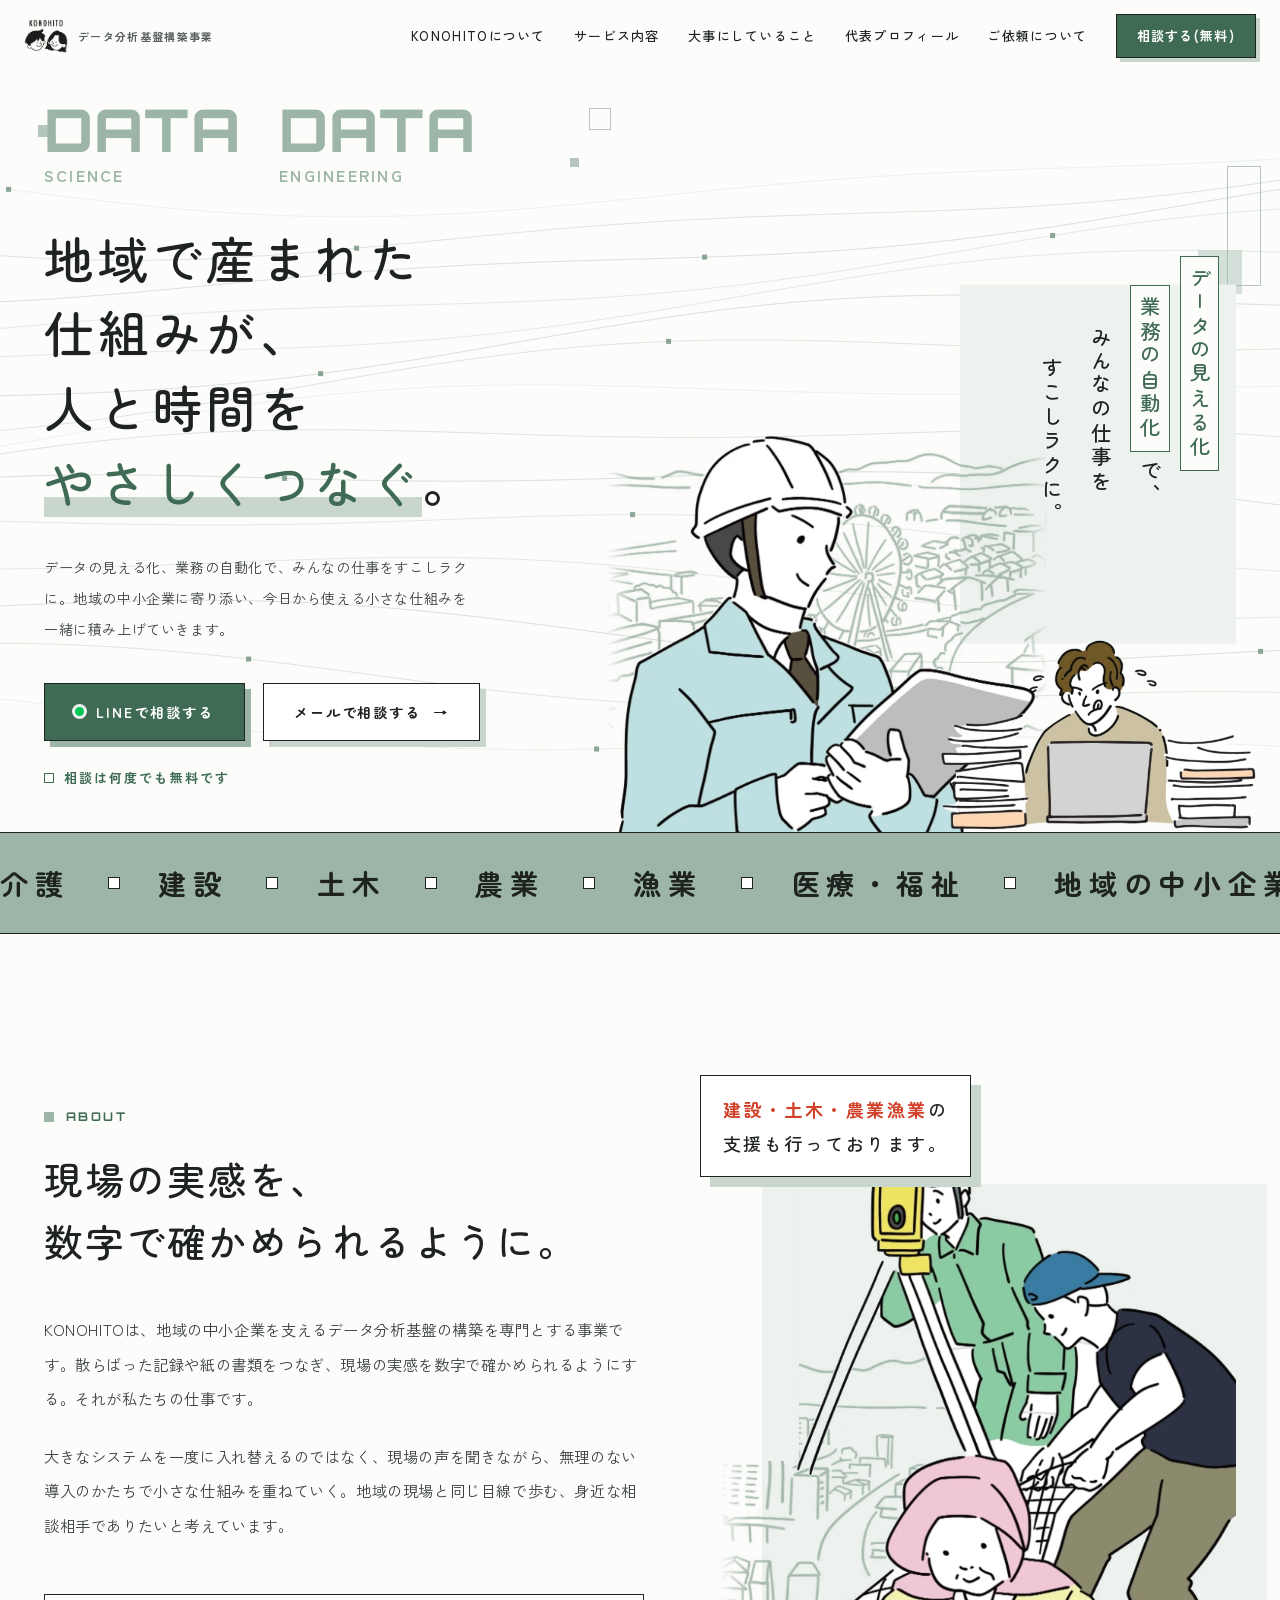
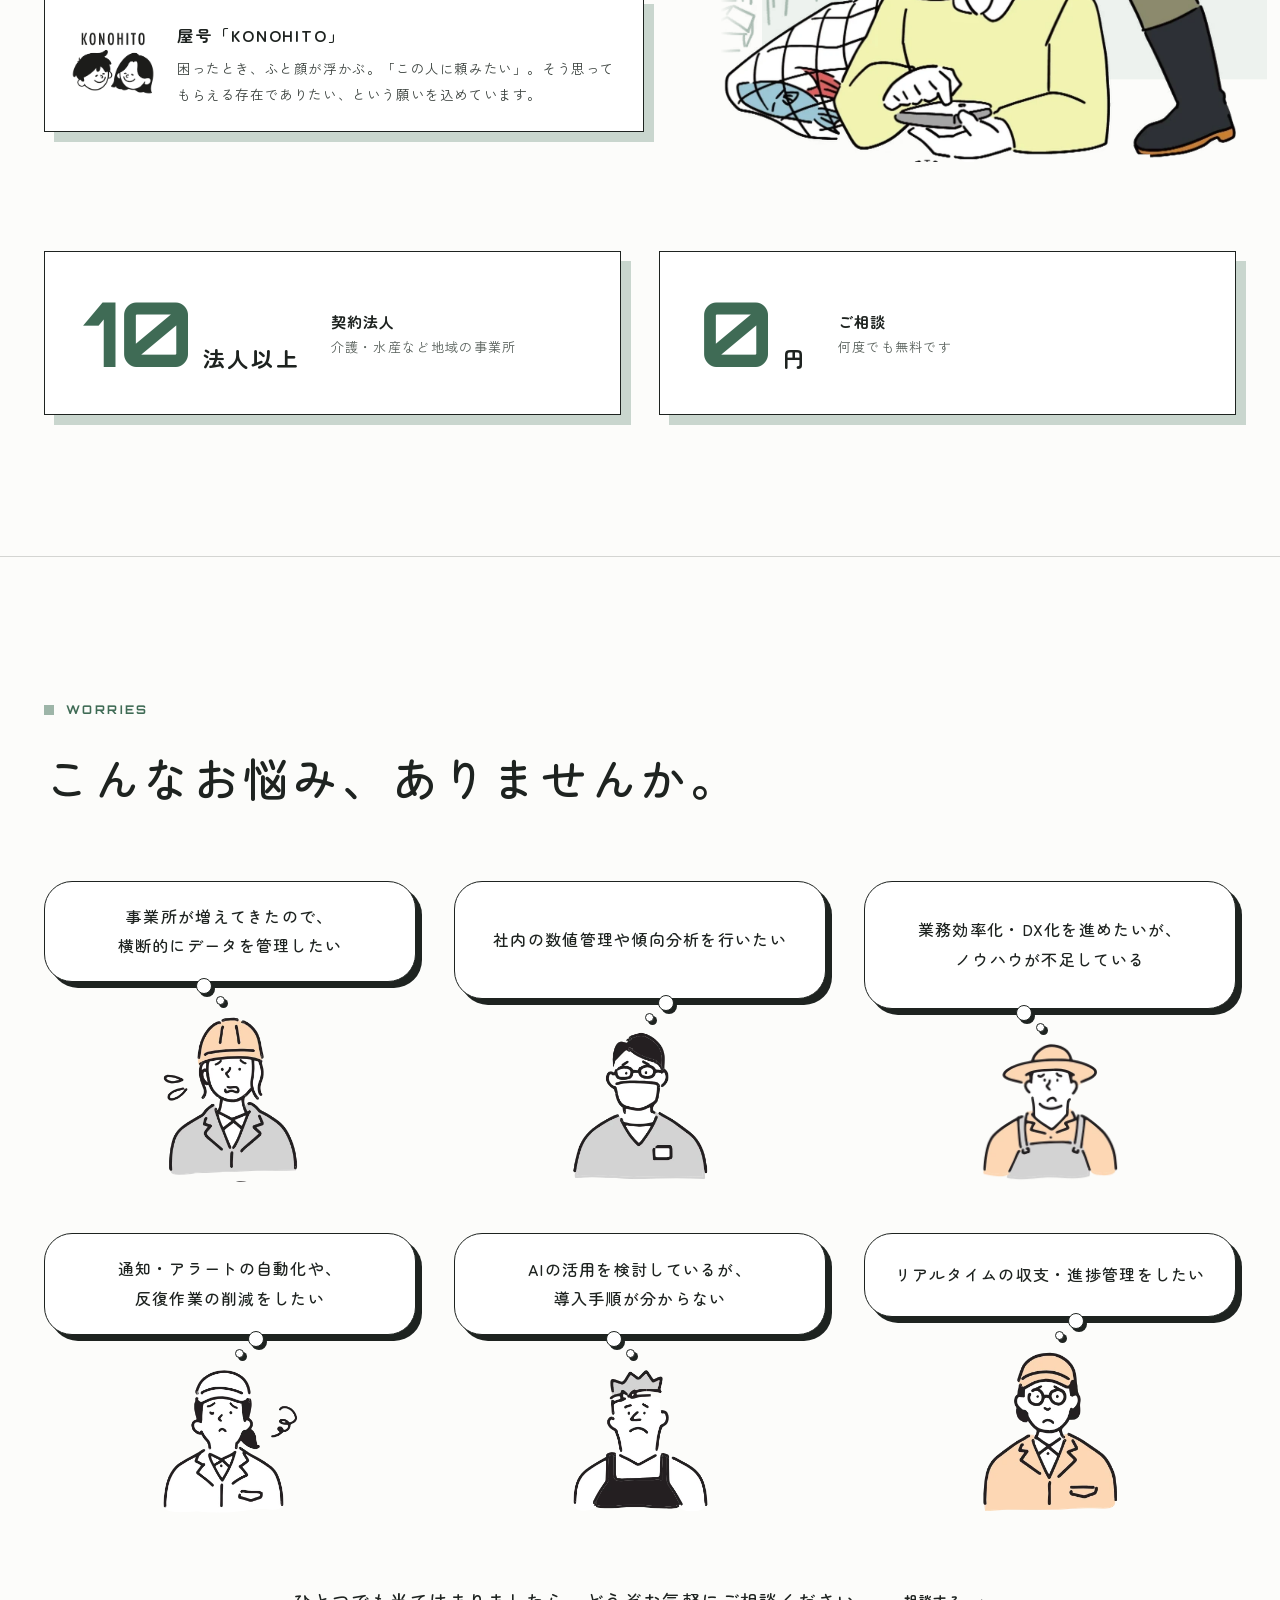
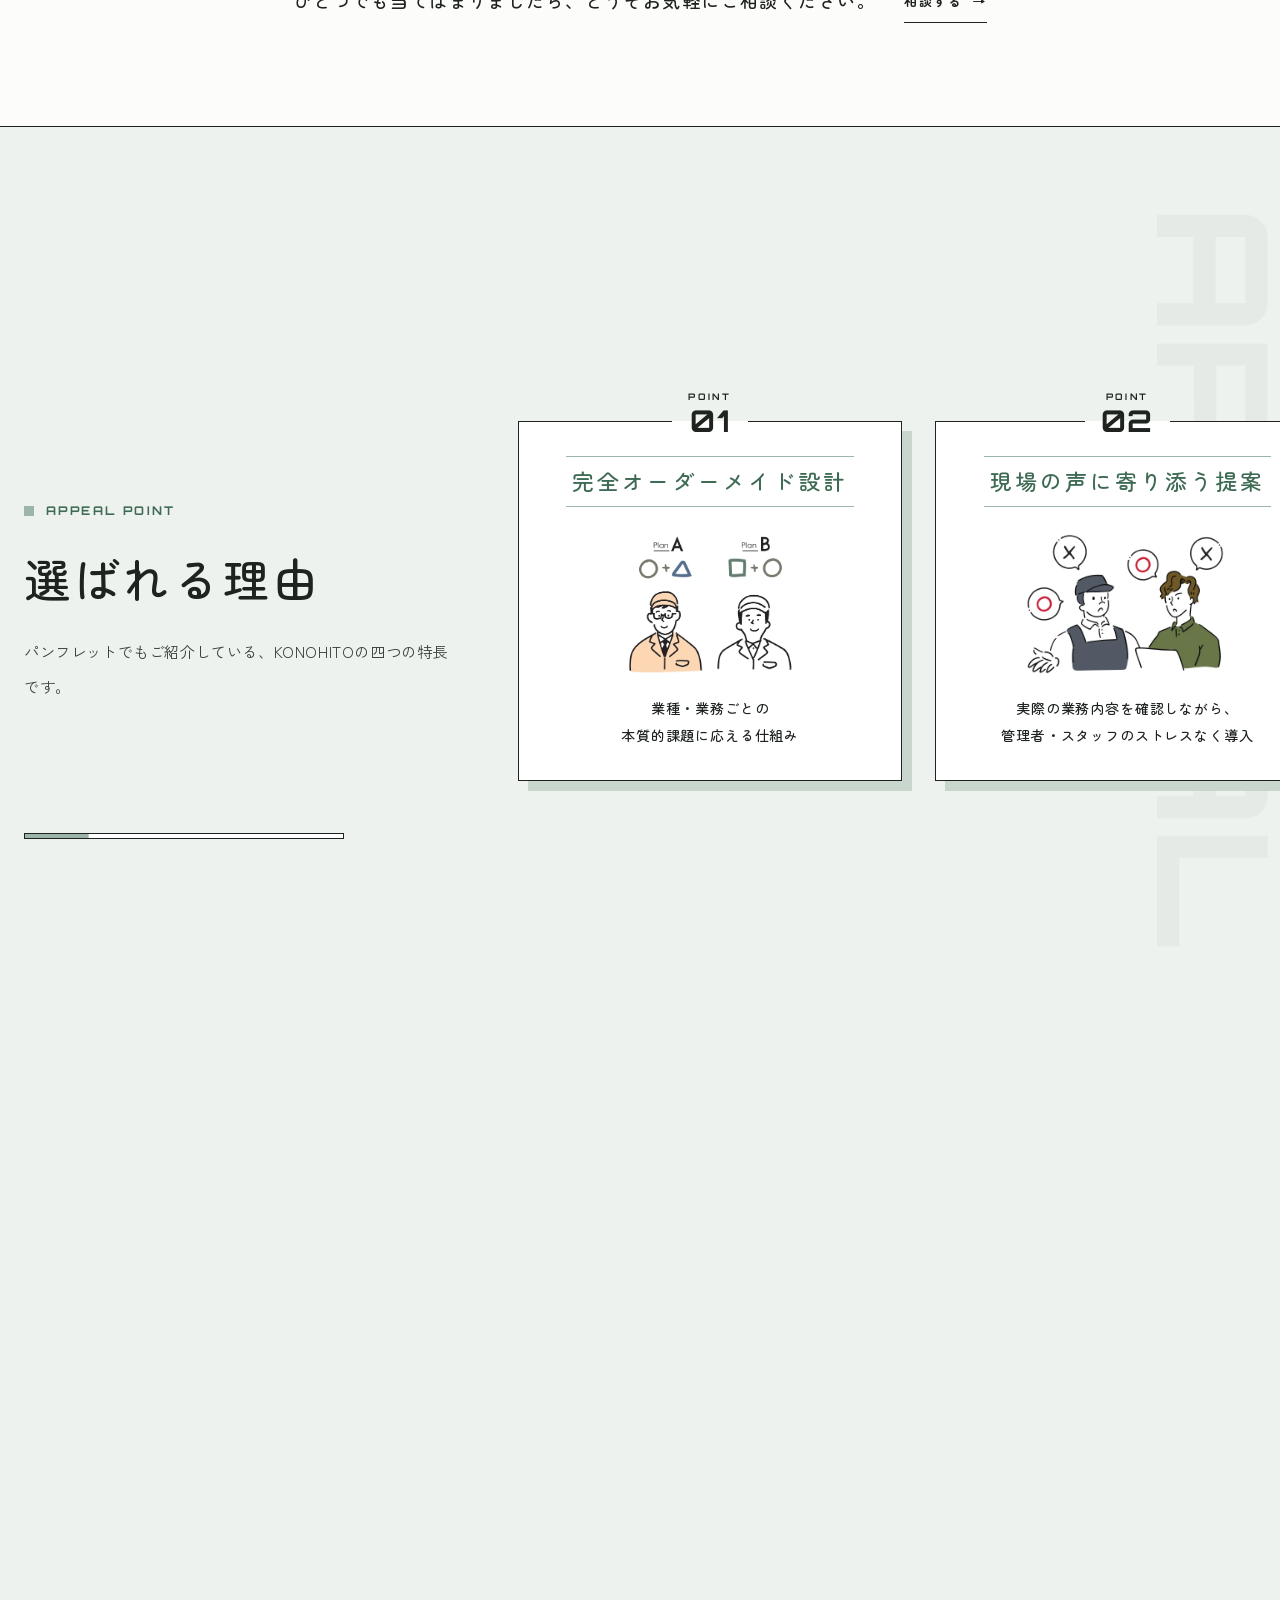
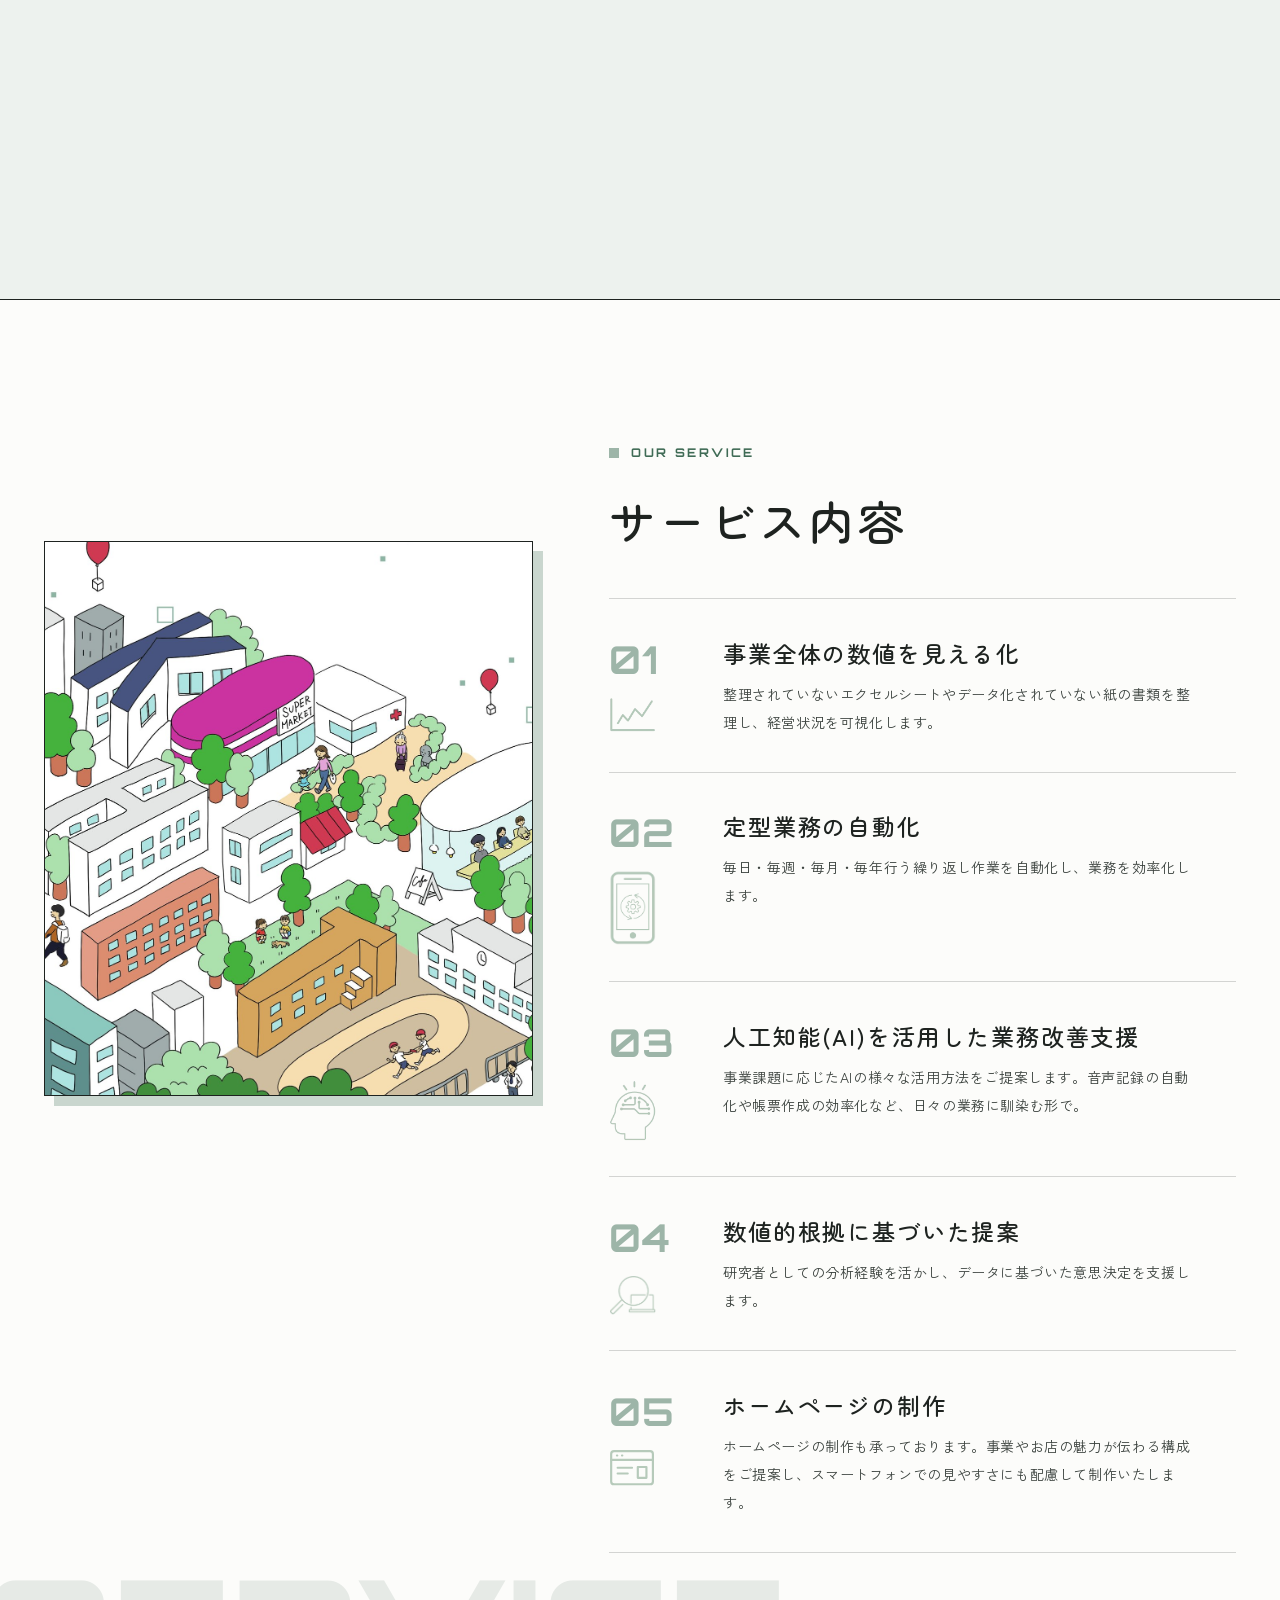
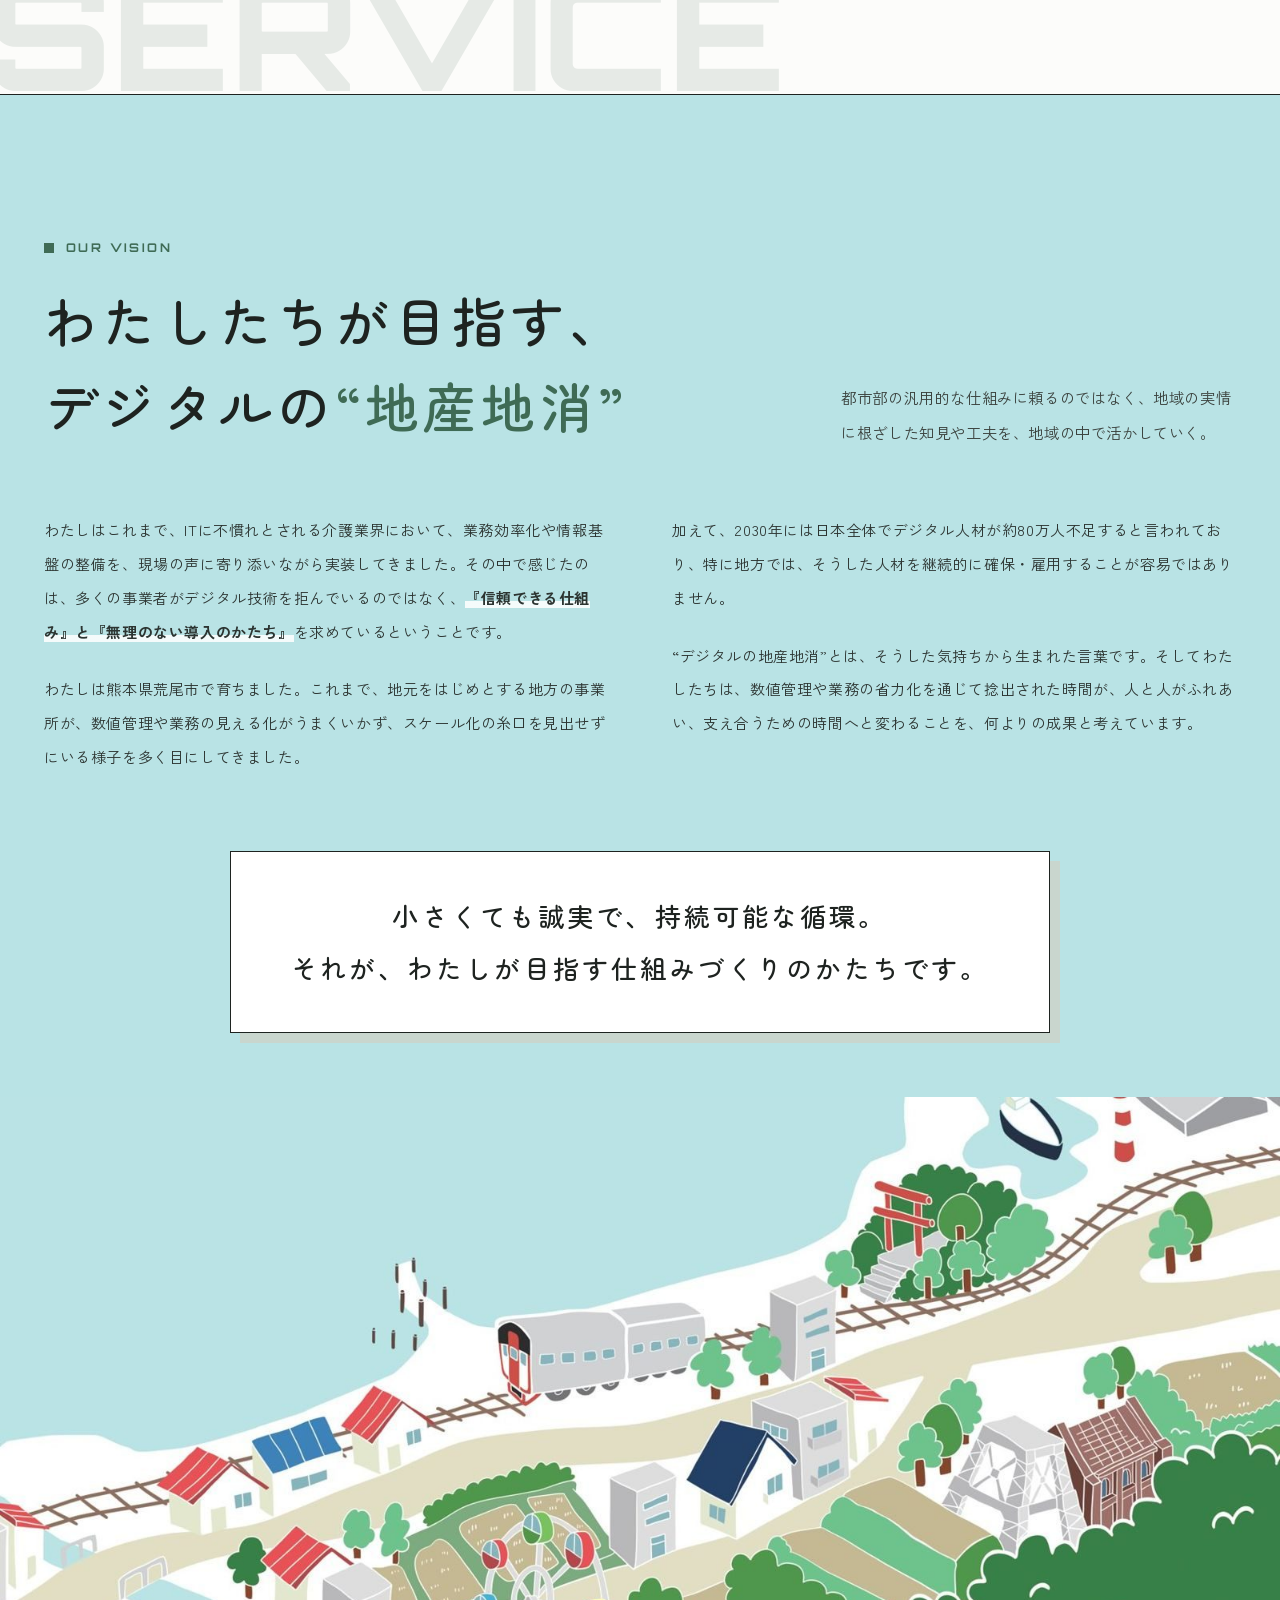
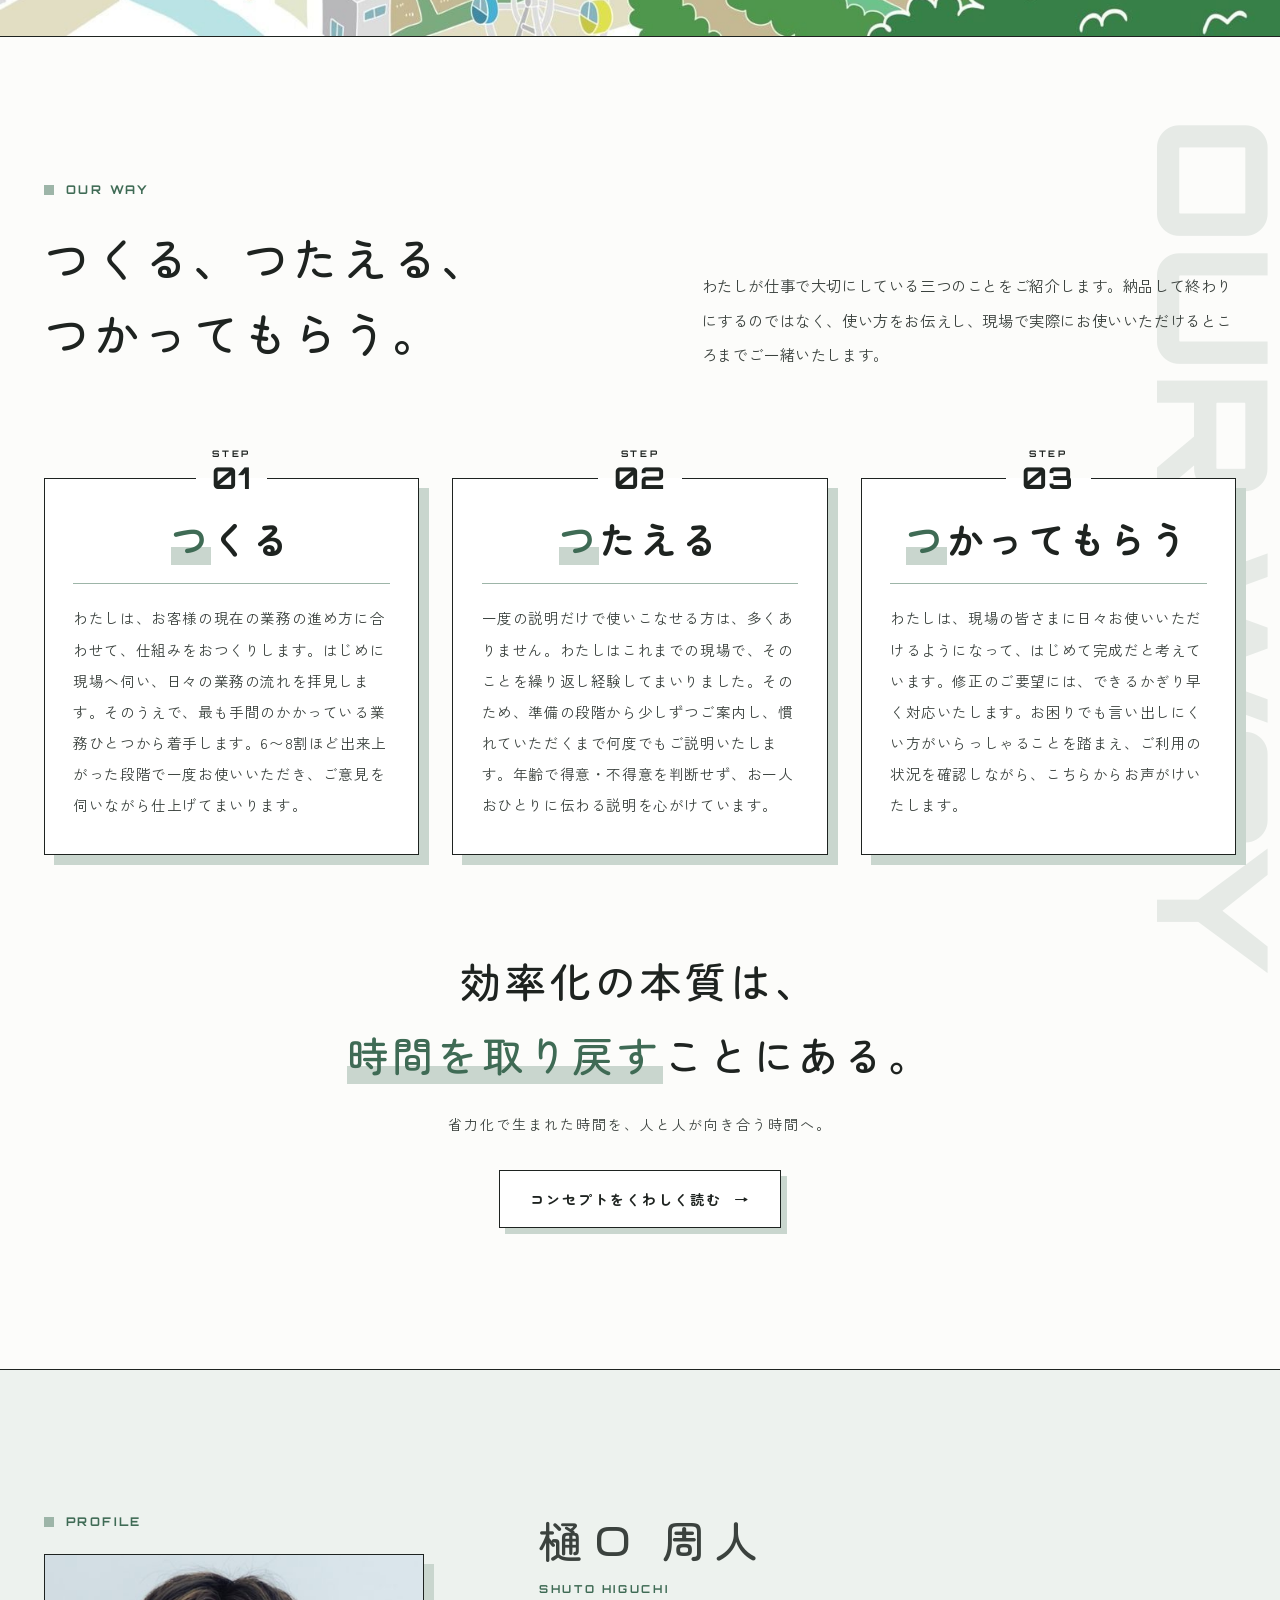
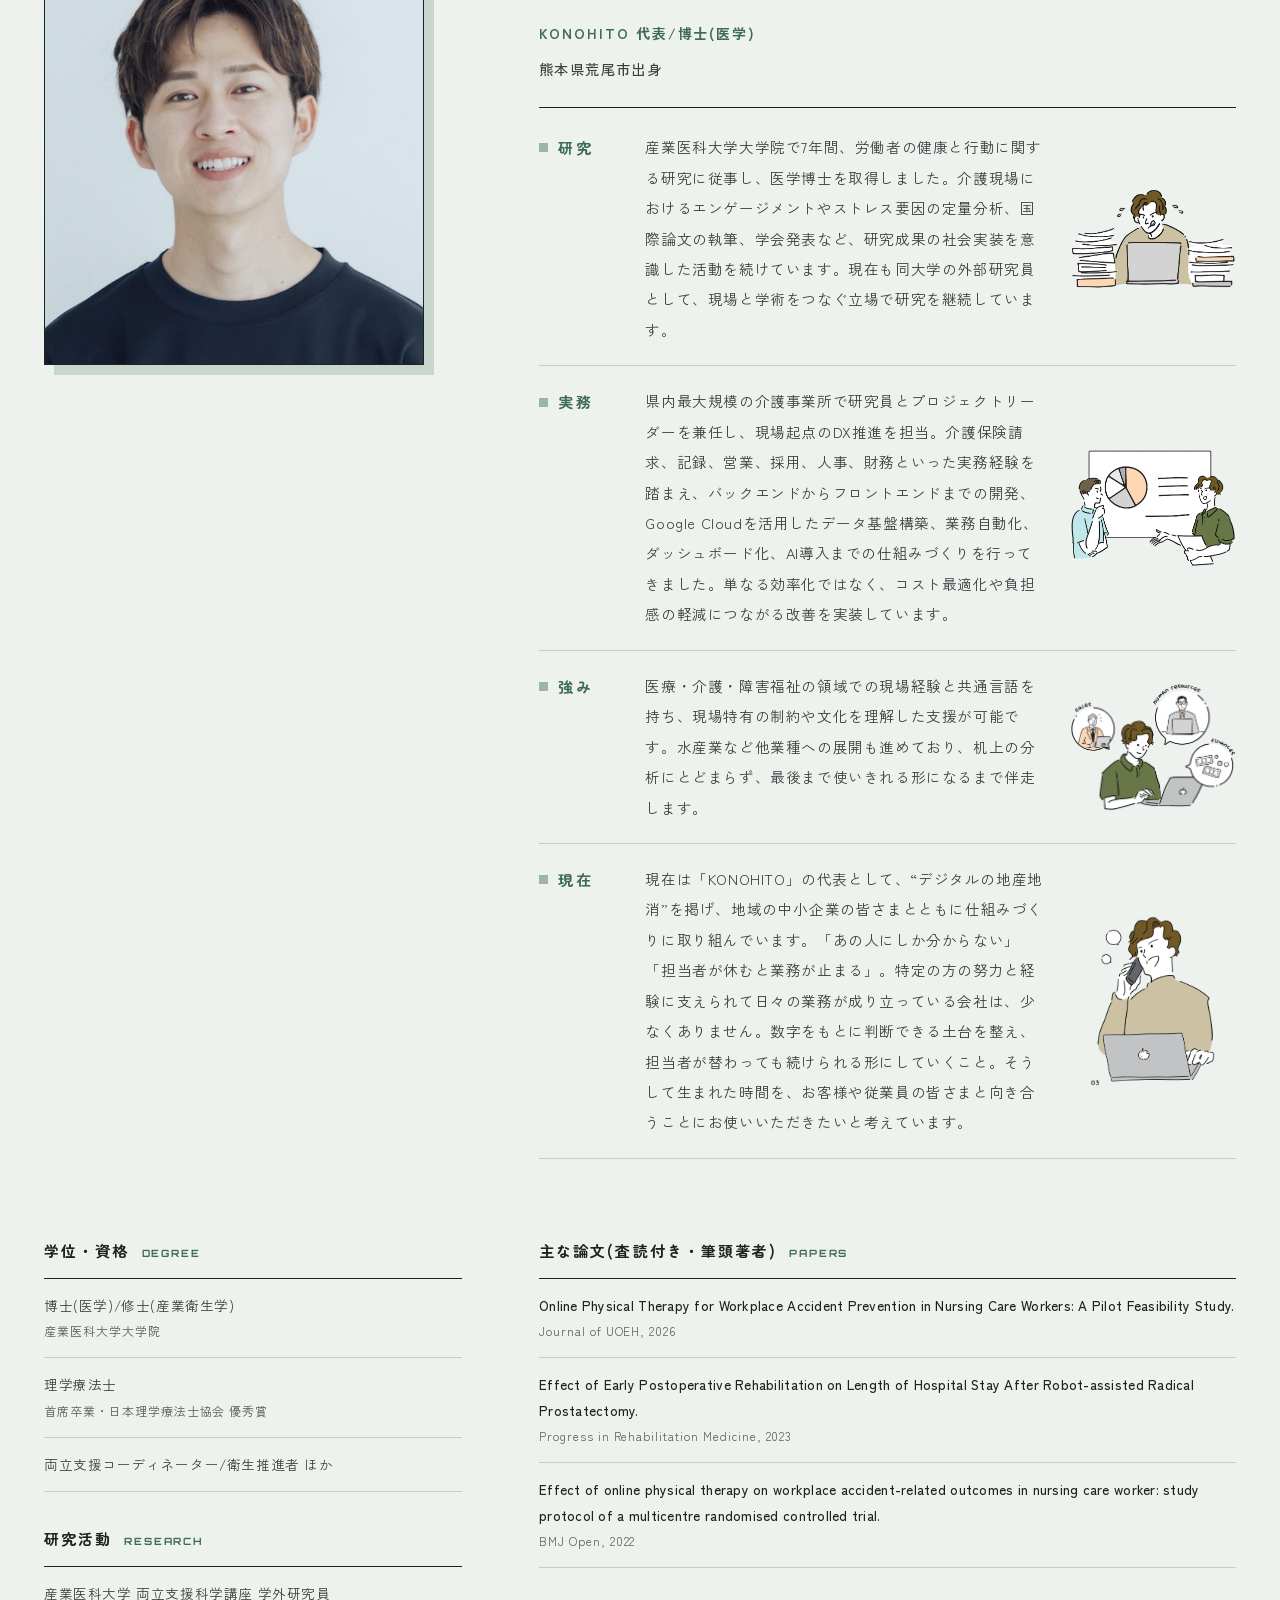
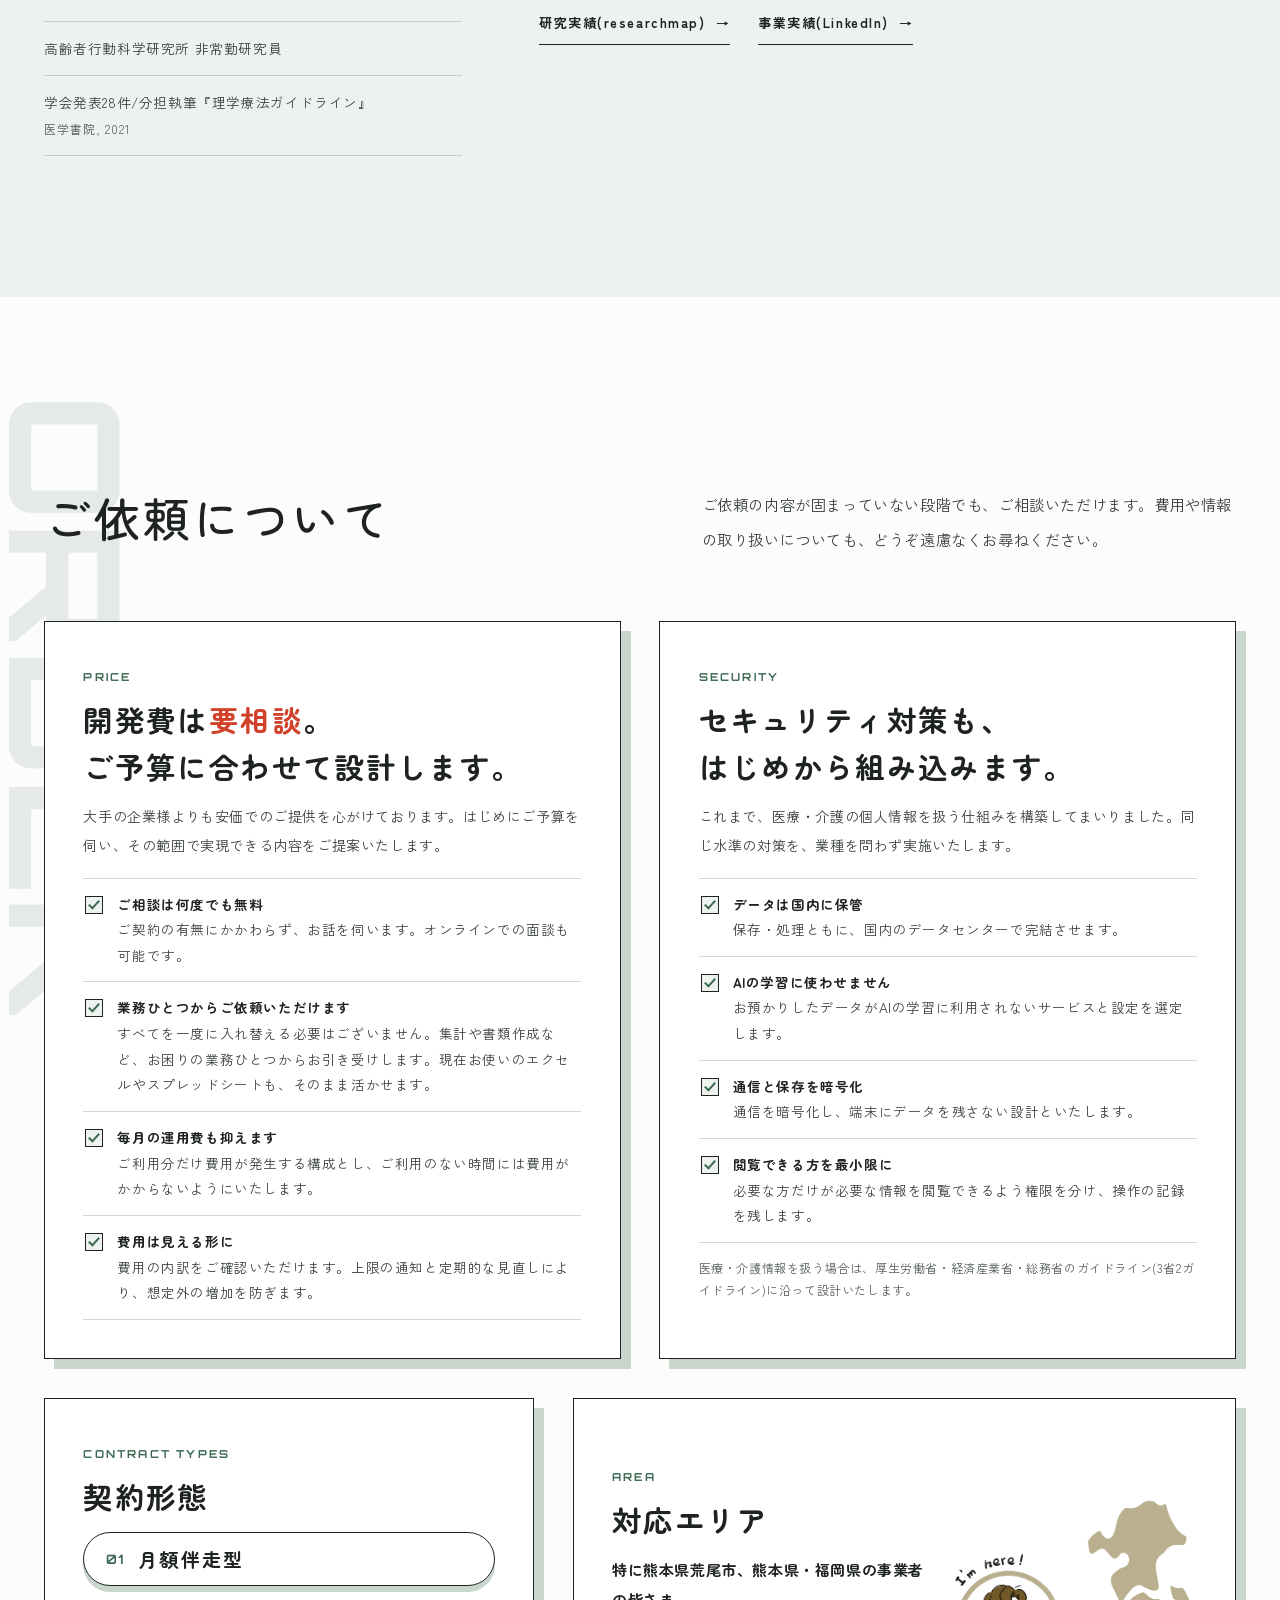
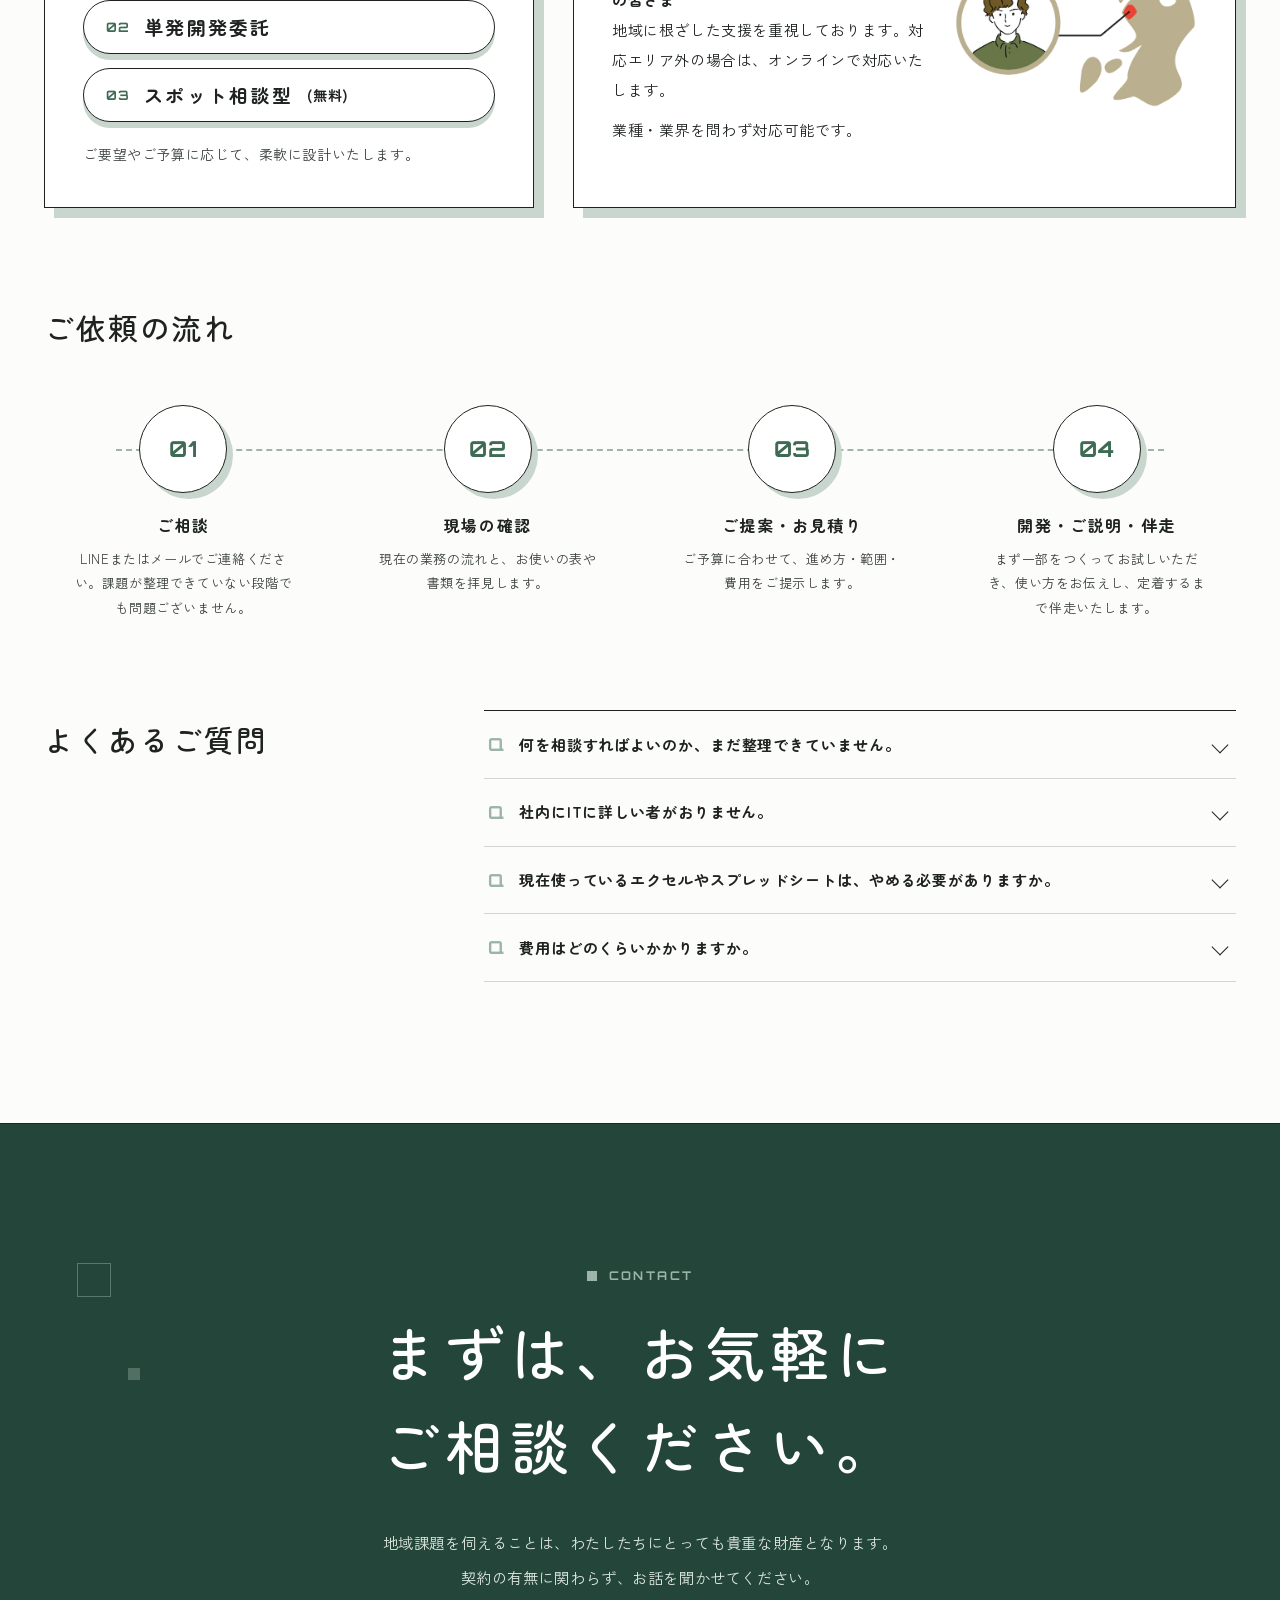
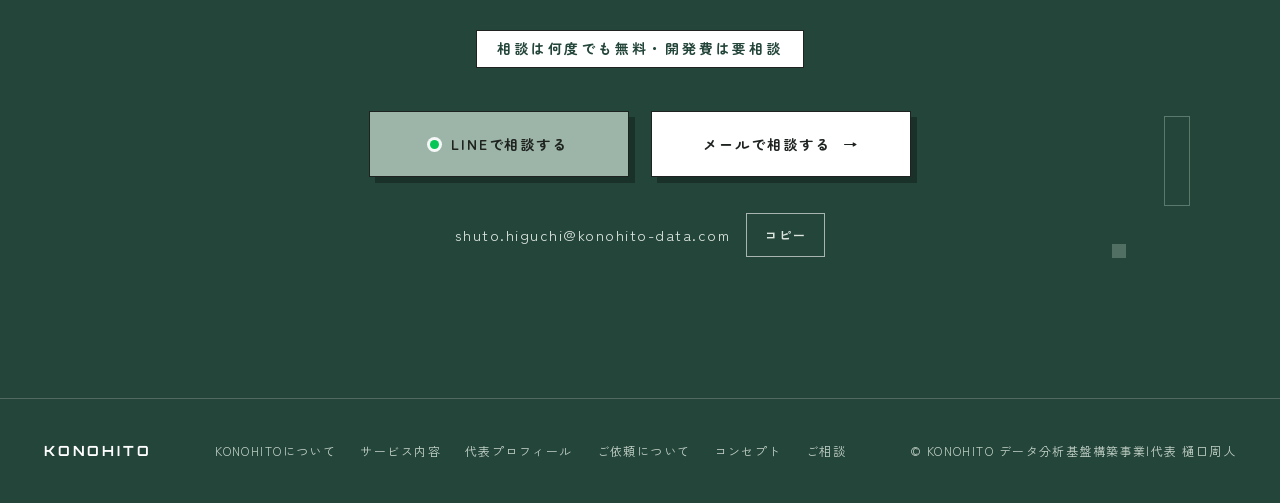
<file: index.html>
<!DOCTYPE html>
<html lang="ja">
<head>
<meta charset="UTF-8">
<meta name="viewport" content="width=device-width, initial-scale=1.0, viewport-fit=cover">
<title>KONOHITO | データ分析基盤構築事業</title>
<meta name="claude:viewport-fit-sides" content="cover">
<meta name="description" content="データの見える化・業務の自動化で、みんなの仕事をすこしラクに。地域の中小企業に寄り添うデータ分析基盤構築事業 KONOHITO。建設・土木・農業・漁業の支援も行っています。相談は何度でも無料です。">
<meta name="theme-color" content="#FCFCFA">
<meta property="og:type" content="website">
<meta property="og:title" content="KONOHITO | データ分析基盤構築事業">
<meta property="og:description" content="地域で産まれた仕組みが、人と時間をやさしくつなぐ。データの見える化・業務の自動化で、みんなの仕事をすこしラクに。相談は何度でも無料です。">
<meta property="og:url" content="https://konohito.github.io/konohito-hp/">
<meta property="og:image" content="https://konohito.github.io/konohito-hp/ogp.jpg">
<meta name="twitter:card" content="summary_large_image">
<link rel="preconnect" href="https://fonts.googleapis.com">
<link rel="preconnect" href="https://fonts.gstatic.com" crossorigin>
<link href="https://fonts.googleapis.com/css2?family=Orbitron:wght@500;700;800&family=Zen+Kaku+Gothic+New:wght@400;500;700&family=Zen+Maru+Gothic:wght@400;500;700&display=swap" rel="stylesheet">
<script>document.documentElement.classList.add('js')</script>
<link rel="stylesheet" href="assets/site.css">
</head>
<body>

<div class="loader" id="loader" aria-hidden="true">
  <img src="assets/logo.png" alt="" width="885" height="667">
  <div class="loader-bar"><i id="loaderBar"></i></div>
  <div class="loader-n" id="loaderN">000</div>
</div>
<div class="prog" id="prog" aria-hidden="true"></div>
<div class="cur" id="cur" aria-hidden="true"><svg viewBox="0 0 34 36"><path d="M17.4 9.2c.2-2.6 1.2-4.6 3.2-6" fill="none" stroke="#5A4028" stroke-width="2" stroke-linecap="round"/><path d="M20.4 4.6c2.6-2.6 6.2-2.8 8.6-1-1.6 3-5.2 4.2-8.6 1z" fill="#8DBF8A" stroke="#1E2320" stroke-width="1.4" stroke-linejoin="round"/><path d="M17 8.6c3.2-1.4 7.6-.6 10.8 2.4 3.6 3.4 4.8 8.6 3.2 13.2-1.8 5.4-7 9.2-13.6 9.4C10.8 33.800 5.200 30.400 3.200 25 1.400 20.200 2.600 14.800 6.400 11.400 9.600 8.400 13.800 7.400 17 8.600z" fill="#D8A548" stroke="#1E2320" stroke-width="1.6" stroke-linejoin="round"/><path d="M7.400 16.200c1.200-2.400 3.200-4 5.600-4.800" fill="none" stroke="#F3D58C" stroke-width="2.200" stroke-linecap="round"/><g fill="#A9772A"><circle cx="12" cy="20" r=".9"/><circle cx="18" cy="16" r=".9"/><circle cx="23" cy="21" r=".9"/><circle cx="15" cy="26" r=".9"/><circle cx="21" cy="27.500" r=".9"/><circle cx="26" cy="16.500" r=".9"/><circle cx="9" cy="25" r=".9"/></g></svg></div>

<header class="hd" id="hd">
  <div class="hd-in">
    <a class="brand" href="#top" aria-label="KONOHITO トップへ">
      <img src="assets/logo.png" alt="KONOHITO" width="885" height="667"><b>データ分析基盤構築事業</b>
    </a>
    <nav class="nav" aria-label="メインメニュー">
      <a href="#about">KONOHITOについて</a>
      <a href="#services">サービス内容</a>
      <a href="#method">大事にしていること</a>
      <a href="#profile">代表プロフィール</a>
      <a href="#order">ご依頼について</a>
      <a href="#contact" class="nav-cta">相談する(無料)</a>
    </nav>
    <button class="burger" id="burger" aria-label="メニューを開く" aria-expanded="false" aria-controls="menu"><span></span><span></span></button>
  </div>
</header>

<div class="menu" id="menu">
  <ul>
    <li><a href="#about">KONOHITOについて<small>ABOUT</small></a></li>
    <li><a href="#reasons">選ばれる理由<small>APPEAL POINT</small></a></li>
    <li><a href="#services">サービス内容<small>SERVICE</small></a></li>
    <li><a href="#story">デジタルの地産地消<small>VISION</small></a></li>
    <li><a href="#method">大事にしていること<small>OUR WAY</small></a></li>
    <li><a href="#profile">代表プロフィール<small>PROFILE</small></a></li>
    <li><a href="#order">ご依頼について<small>ORDER</small></a></li>
    <li><a href="concept.html">コンセプト<small>CONCEPT</small></a></li>
  </ul>
  <a href="#contact" class="btn main">相談する(何度でも無料)<span class="arr">→</span></a>
</div>

<main id="top">

<!-- ヒーロー -->
<section class="hero">
  <canvas id="field" aria-hidden="true"></canvas>
  <div class="sq" aria-hidden="true">
    <i style="left:3%;top:15%;width:12px;height:12px"></i>
    <i class="o" style="left:46%;top:13%;width:22px;height:22px"></i>
    <i style="left:44.5%;top:19%;width:9px;height:9px"></i>
    <i class="s" style="right:3%;top:30%;width:44px;height:44px"></i>
    <i class="o" style="right:1.5%;top:20%;width:34px;height:120px"></i>
    <i style="right:9%;bottom:6%;width:10px;height:10px"></i>
  </div>
  <div class="wrap hero-in">
    <div class="hero-text">
      <div class="hero-data rv">
        <p class="data"><b>DATA</b><span>SCIENCE</span></p>
        <p class="data"><b>DATA</b><span>ENGINEERING</span></p>
      </div>
      <h1 id="heroTitle">
        <span class="mask"><span>地域で産まれた</span></span>
        <span class="mask"><span class="d1">仕組みが、</span></span>
        <span class="mask"><span class="d2">人と時間を</span></span>
        <span class="mask"><span class="d3"><em>やさしくつなぐ</em>。</span></span>
      </h1>
      <p class="hero-sub rv d2">データの見える化、業務の自動化で、みんなの仕事をすこしラクに。地域の中小企業に寄り添い、今日から使える小さな仕組みを一緒に積み上げていきます。</p>
      <div class="hero-btns rv d3">
        <a href="https://lin.ee/f3W8ecU" target="_blank" rel="noopener" class="btn main" data-mag><span class="dot"></span>LINEで相談する</a>
        <a href="mailto:shuto.higuchi@konohito-data.com?subject=KONOHITO%E3%81%B8%E3%81%AE%E3%81%94%E7%9B%B8%E8%AB%87&body=%E3%81%8A%E5%95%8F%E3%81%84%E5%90%88%E3%82%8F%E3%81%9B%E5%86%85%E5%AE%B9%E3%82%92%E3%81%94%E8%A8%98%E5%85%A5%E3%81%AE%E3%81%86%E3%81%88%E3%80%81%E9%80%81%E4%BF%A1%E3%81%97%E3%81%A6%E3%81%8F%E3%81%A0%E3%81%95%E3%81%84%E3%80%82" class="btn" data-mag>メールで相談する<span class="arr">→</span></a>
      </div>
      <p class="hero-note rv d4">相談は何度でも無料です</p>
    </div>
    <div class="hero-fig">
      <div class="block pop" data-par=".06"></div>
      <img class="ill bgl pop" src="assets/worker-bg.webp" width="1180" height="1096" alt="" aria-hidden="true">
      <img class="ill pop d1" src="assets/worker.webp" width="1180" height="1096" alt="ヘルメット姿でタブレットを操作する現場監督のイラスト。うしろに観覧車のある街並み" fetchpriority="high">
      <div class="me pop d2">
        <img src="assets/me-desk.webp" width="553" height="337" alt="書類の山に囲まれながらノートパソコンに向かう代表のイラスト">
      </div>
      <p class="tate rv d2" aria-label="データの見える化、業務の自動化で、みんなの仕事をすこしラクに。">
        <b>データの見える化</b><span class="c2"><b>業務の自動化</b>で、</span><span class="c3">みんなの仕事を</span><span class="c4">すこしラクに。</span>
      </p>
    </div>
  </div>
</section>

<!-- 業種 -->
<div class="marq" role="img" aria-label="支援している業種:介護、建設、土木、農業、漁業、医療・福祉、地域の中小企業">
  <div class="marq-t" aria-hidden="true">
    <span>介護</span><span>建設</span><span>土木</span><span>農業</span><span>漁業</span><span>医療・福祉</span><span>地域の中小企業</span>
    <span>介護</span><span>建設</span><span>土木</span><span>農業</span><span>漁業</span><span>医療・福祉</span><span>地域の中小企業</span>
  </div>
</div>

<!-- ABOUT -->
<section class="sec" id="about">
  <div class="wrap">
    <div class="about-grid">
      <div class="about-copy">
        <p class="kicker rv">About</p>
        <h2 class="h2 rv">
          <span class="mask"><span>現場の実感を、</span></span>
          <span class="mask"><span class="d1">数字で確かめられるように。</span></span>
        </h2>
        <p class="lead rv">KONOHITOは、地域の中小企業を支えるデータ分析基盤の構築を専門とする事業です。散らばった記録や紙の書類をつなぎ、現場の実感を数字で確かめられるようにする。それが私たちの仕事です。</p>
        <p class="lead rv">大きなシステムを一度に入れ替えるのではなく、現場の声を聞きながら、無理のない導入のかたちで小さな仕組みを重ねていく。地域の現場と同じ目線で歩む、身近な相談相手でありたいと考えています。</p>
        <div class="yago card rv">
          <img src="assets/logo.png" alt="KONOHITOのロゴ。ふたりの笑顔" width="885" height="667" loading="lazy">
          <div>
            <strong>屋号「KONOHITO」</strong>
            <p>困ったとき、ふと顔が浮かぶ。「この人に頼みたい」。そう思ってもらえる存在でありたい、という願いを込めています。</p>
          </div>
        </div>
      </div>
      <div class="about-fig">
        <div class="block pop" data-par=".05"></div>
        <p class="notice card rv"><em>建設・土木・農業漁業</em>の<br>支援も行っております。</p>
        <img class="bgl pop" src="assets/field-bg.webp" width="1358" height="1640" alt="" aria-hidden="true" loading="lazy">
        <img class="pop d1" src="assets/field.webp" width="1358" height="1640" alt="測量をする人、網を引く漁師、スマートフォンを操作するおばあさんのイラスト" loading="lazy">
      </div>
    </div>
    <div class="facts">
      <div class="fact card rv">
        <span class="n"><span class="count" data-to="10">10</span><small>法人以上</small></span>
        <p><b>契約法人</b>介護・水産など地域の事業所</p>
      </div>
      <div class="fact card rv d1">
        <span class="n">0<small>円</small></span>
        <p><b>ご相談</b>何度でも無料です</p>
      </div>
    </div>
  </div>
</section>

<!-- お悩み -->
<section class="sec worries" id="worries">
  <div class="wrap">
    <p class="kicker rv">Worries</p>
    <h2 class="h2 rv"><span class="mask"><span>こんなお悩み、ありませんか。</span></span></h2>
    <ul class="worry-grid">
      <li class="worry rv">
        <p class="cloud">事業所が増えてきたので、横断的にデータを管理したい</p>
        <img src="assets/w1.webp" width="257" height="309" alt="ヘルメットをかぶった建設業の方" loading="lazy">
      </li>
      <li class="worry rv d1">
        <p class="cloud">社内の数値管理や傾向分析を行いたい</p>
        <img src="assets/w2.webp" width="259" height="279" alt="マスクと眼鏡をつけた医療・介護の方" loading="lazy">
      </li>
      <li class="worry rv d2">
        <p class="cloud">業務効率化・DX化を進めたいが、ノウハウが不足している</p>
        <img src="assets/w3.webp" width="290" height="292" alt="麦わら帽子をかぶった農業の方" loading="lazy">
      </li>
      <li class="worry rv">
        <p class="cloud">通知・アラートの自動化や、反復作業の削減をしたい</p>
        <img src="assets/w4.webp" width="269" height="284" alt="白い作業着の方" loading="lazy">
      </li>
      <li class="worry rv d1">
        <p class="cloud">AIの活用を検討しているが、導入手順が分からない</p>
        <img src="assets/w5.webp" width="270" height="284" alt="鉢巻きと前掛けをつけた方" loading="lazy">
      </li>
      <li class="worry rv d2">
        <p class="cloud">リアルタイムの収支・進捗管理をしたい</p>
        <img src="assets/w6.webp" width="251" height="297" alt="帽子と眼鏡の作業着の方" loading="lazy">
      </li>
    </ul>
    <p class="worry-end rv">ひとつでも当てはまりましたら、どうぞお気軽にご相談ください。<a class="tlink" href="#contact">相談する<span>→</span></a></p>
  </div>
</section>

<!-- 選ばれる理由 -->
<section class="gal" id="reasons">
  <div class="gal-pin">
    <span class="ghost" aria-hidden="true">APPEAL</span>
    <div class="gal-scroller" id="galScroller">
      <div class="gal-track" id="galTrack">
        <div class="gal-intro">
          <p class="kicker">Appeal Point</p>
          <h2 class="h2">選ばれる理由</h2>
          <p class="lead">パンフレットでもご紹介している、KONOHITOの四つの特長です。</p>
        </div>
        <article class="tile card">
          <div class="pt"><small>POINT</small><b>01</b></div>
          <h3>完全オーダーメイド設計</h3>
          <div class="ill"><img src="assets/point-1.webp" width="492" height="403" alt="プランAとプランB、それぞれ別の組み合わせを提案される二人の担当者" loading="lazy"></div>
          <p>業種・業務ごとの<br>本質的課題に応える仕組み</p>
        </article>
        <article class="tile card">
          <div class="pt"><small>POINT</small><b>02</b></div>
          <h3>現場の声に寄り添う提案</h3>
          <div class="ill"><img src="assets/point-2.webp" width="516" height="360" alt="マルとバツを出し合いながら話し合う現場スタッフと管理者" loading="lazy"></div>
          <p>実際の業務内容を確認しながら、<br>管理者・スタッフのストレスなく導入</p>
        </article>
        <article class="tile card">
          <div class="pt"><small>POINT</small><b>03</b></div>
          <h3><small>代表が直接対応</small>継続的改善</h3>
          <div class="ill"><img src="assets/point-3.webp" width="468" height="376" alt="握手を交わす二人" loading="lazy"></div>
          <p>開発から運用まで伴走し、<br>関係性を重視</p>
        </article>
        <article class="tile card">
          <div class="pt"><small>POINT</small><b>04</b></div>
          <h3>持続可能な導入設計</h3>
          <div class="ill"><img src="assets/point-4.webp" width="312" height="396" alt="一段ずつ高くなる棒グラフと、その頂上の旗" loading="lazy"></div>
          <p>予算感に合わせて<br>現実的な提案を実施</p>
        </article>
      </div>
    </div>
    <div class="gal-bar" aria-hidden="true"><i id="galBar"></i></div>
  </div>
</section>

<!-- サービス -->
<section class="sec services" id="services">
  <span class="ghost" aria-hidden="true">SERVICE</span>
  <div class="wrap svc-grid">
    <figure class="svc-fig card pop">
      <img src="assets/town.jpg" width="1400" height="1441" alt="地域の街並みのイラスト" loading="lazy">
    </figure>
    <div>
      <div class="svc-head">
        <p class="kicker rv">Our Service</p>
        <h2 class="h2 rv"><span class="mask"><span>サービス内容</span></span></h2>
      </div>
      <div class="svc rv">
        <span class="n" aria-hidden="true">01<img src="assets/ic-1.webp" width="162" height="123" alt="" loading="lazy"></span>
        <div>
          <h3>事業全体の数値を見える化</h3>
          <p>整理されていないエクセルシートやデータ化されていない紙の書類を整理し、経営状況を可視化します。</p>
        </div>
      </div>
      <div class="svc rv">
        <span class="n" aria-hidden="true">02<img src="assets/ic-2.webp" width="121" height="197" alt="" loading="lazy"></span>
        <div>
          <h3>定型業務の自動化</h3>
          <p>毎日・毎週・毎月・毎年行う繰り返し作業を自動化し、業務を効率化します。</p>
        </div>
      </div>
      <div class="svc rv">
        <span class="n" aria-hidden="true">03<img src="assets/ic-3.webp" width="158" height="208" alt="" loading="lazy"></span>
        <div>
          <h3>人工知能(AI)を活用した業務改善支援</h3>
          <p>事業課題に応じたAIの様々な活用方法をご提案します。音声記録の自動化や帳票作成の効率化など、日々の業務に馴染む形で。</p>
        </div>
      </div>
      <div class="svc rv">
        <span class="n" aria-hidden="true">04<img src="assets/ic-4.webp" width="198" height="170" alt="" loading="lazy"></span>
        <div>
          <h3>数値的根拠に基づいた提案</h3>
          <p>研究者としての分析経験を活かし、データに基づいた意思決定を支援します。</p>
        </div>
      </div>
      <div class="svc rv">
        <span class="n" aria-hidden="true">05<svg viewBox="0 0 64 52" fill="none" stroke="#B6CABA" stroke-width="3" stroke-linecap="round" stroke-linejoin="round"><rect x="3" y="3" width="58" height="46" rx="4"/><path d="M3 15h58M11 9h.5M18 9h.5M12 26h20M12 34h14M40 25h12v15H40z"/></svg></span>
        <div>
          <h3>ホームページの制作</h3>
          <p>ホームページの制作も承っております。事業やお店の魅力が伝わる構成をご提案し、スマートフォンでの見やすさにも配慮して制作いたします。</p>
        </div>
      </div>
    </div>
  </div>
</section>

<!-- デジタルの地産地消 -->
<section class="sec vision" id="story">
  <div class="wrap">
    <div class="vision-head">
      <div>
        <p class="kicker rv">Our Vision</p>
        <h2 class="h2 rv">
          <span class="mask"><span>わたしたちが目指す、</span></span>
          <span class="mask"><span class="d1">デジタルの<em>“地産地消”</em></span></span>
        </h2>
      </div>
      <p class="lead rv d2">都市部の汎用的な仕組みに頼るのではなく、地域の実情に根ざした知見や工夫を、地域の中で活かしていく。</p>
    </div>
    <div class="vision-body">
      <div class="rv">
        <p>わたしはこれまで、ITに不慣れとされる介護業界において、業務効率化や情報基盤の整備を、現場の声に寄り添いながら実装してきました。その中で感じたのは、多くの事業者がデジタル技術を拒んでいるのではなく、<strong>『信頼できる仕組み』と『無理のない導入のかたち』</strong>を求めているということです。</p>
        <p>わたしは熊本県荒尾市で育ちました。これまで、地元をはじめとする地方の事業所が、数値管理や業務の見える化がうまくいかず、スケール化の糸口を見出せずにいる様子を多く目にしてきました。</p>
      </div>
      <div class="rv d1">
        <p>加えて、2030年には日本全体でデジタル人材が約80万人不足すると言われており、特に地方では、そうした人材を継続的に確保・雇用することが容易ではありません。</p>
        <p>“デジタルの地産地消”とは、そうした気持ちから生まれた言葉です。そしてわたしたちは、数値管理や業務の省力化を通じて捻出された時間が、人と人がふれあい、支え合うための時間へと変わることを、何よりの成果と考えています。</p>
      </div>
    </div>
    <blockquote class="quote card rv">
      <p>小さくても誠実で、持続可能な循環。<br>それが、わたしが目指す仕組みづくりのかたちです。</p>
    </blockquote>
  </div>
  <img class="coast" src="assets/coast.jpg" width="1600" height="673" alt="海辺の地域の街並みのイラスト。線路と列車、鳥居、観覧車が見える" loading="lazy">
</section>

<!-- 大事にしていること -->
<section class="sec way" id="method">
  <span class="ghost" aria-hidden="true">OUR WAY</span>
  <div class="wrap">
    <div class="way-head">
      <div>
        <p class="kicker rv">Our Way</p>
        <h2 class="h2 rv">
          <span class="mask"><span>つくる、つたえる、</span></span>
          <span class="mask"><span class="d1">つかってもらう。</span></span>
        </h2>
      </div>
      <p class="lead rv d1">わたしが仕事で大切にしている三つのことをご紹介します。納品して終わりにするのではなく、使い方をお伝えし、現場で実際にお使いいただけるところまでご一緒いたします。</p>
    </div>
    <ol class="tsu">
      <li class="tsu-card card rv">
        <div class="pt"><small>STEP</small><b>01</b></div>
        <h3><i>つ</i>くる</h3>
        <p class="txt">わたしは、お客様の現在の業務の進め方に合わせて、仕組みをおつくりします。はじめに現場へ伺い、日々の業務の流れを拝見します。そのうえで、最も手間のかかっている業務ひとつから着手します。6〜8割ほど出来上がった段階で一度お使いいただき、ご意見を伺いながら仕上げてまいります。</p>
      </li>
      <li class="tsu-card card rv d1">
        <div class="pt"><small>STEP</small><b>02</b></div>
        <h3><i>つ</i>たえる</h3>
        <p class="txt">一度の説明だけで使いこなせる方は、多くありません。わたしはこれまでの現場で、そのことを繰り返し経験してまいりました。そのため、準備の段階から少しずつご案内し、慣れていただくまで何度でもご説明いたします。年齢で得意・不得意を判断せず、お一人おひとりに伝わる説明を心がけています。</p>
      </li>
      <li class="tsu-card card rv d2">
        <div class="pt"><small>STEP</small><b>03</b></div>
        <h3><i>つ</i>かってもらう</h3>
        <p class="txt">わたしは、現場の皆さまに日々お使いいただけるようになって、はじめて完成だと考えています。修正のご要望には、できるかぎり早く対応いたします。お困りでも言い出しにくい方がいらっしゃることを踏まえ、ご利用の状況を確認しながら、こちらからお声がけいたします。</p>
      </li>
    </ol>

    <div class="motto rv">
      <p>効率化の本質は、<br><em>時間を取り戻す</em>ことにある。</p>
      <small>省力化で生まれた時間を、人と人が向き合う時間へ。</small>
      <a class="btn" href="concept.html" style="margin-top:32px">コンセプトをくわしく読む<span class="arr">→</span></a>
    </div>
  </div>
</section>

<!-- 代表プロフィール -->
<section class="sec tint" id="profile" style="border-top:1.5px solid var(--ink)">
  <div class="wrap">
    <div class="pf-grid">
      <div>
        <h2 class="kicker rv">Profile</h2>
        <div class="pf-photo card pop">
          <img src="assets/profile.jpg" width="560" height="560" alt="代表 樋口周人の写真" loading="lazy">
        </div>
      </div>
      <div class="pf-text">
        <p class="pf-name rv">樋口 周人</p>
        <p class="pf-en rv">SHUTO HIGUCHI</p>
        <p class="pf-role rv">KONOHITO 代表/博士(医学)<span>熊本県荒尾市出身</span></p>
        <dl class="pf-story">
          <div class="rv">
            <dt>研究</dt>
            <dd>産業医科大学大学院で7年間、労働者の健康と行動に関する研究に従事し、医学博士を取得しました。介護現場におけるエンゲージメントやストレス要因の定量分析、国際論文の執筆、学会発表など、研究成果の社会実装を意識した活動を続けています。現在も同大学の外部研究員として、現場と学術をつなぐ立場で研究を継続しています。</dd>
            <dd class="pic"><img src="assets/me-desk.webp" width="553" height="337" alt="書類の山に囲まれてノートパソコンに向かう様子" loading="lazy"></dd>
          </div>
          <div class="rv">
            <dt>実務</dt>
            <dd>県内最大規模の介護事業所で研究員とプロジェクトリーダーを兼任し、現場起点のDX推進を担当。介護保険請求、記録、営業、採用、人事、財務といった実務経験を踏まえ、バックエンドからフロントエンドまでの開発、Google Cloudを活用したデータ基盤構築、業務自動化、ダッシュボード化、AI導入までの仕組みづくりを行ってきました。単なる効率化ではなく、コスト最適化や負担感の軽減につながる改善を実装しています。</dd>
            <dd class="pic"><img src="assets/me-present.webp" width="659" height="471" alt="円グラフを前に、担当者へ説明する様子" loading="lazy"></dd>
          </div>
          <div class="rv">
            <dt>強み</dt>
            <dd>医療・介護・障害福祉の領域での現場経験と共通言語を持ち、現場特有の制約や文化を理解した支援が可能です。水産業など他業種への展開も進めており、机上の分析にとどまらず、最後まで使いきれる形になるまで伴走します。</dd>
            <dd class="pic"><img src="assets/me-typing.webp" width="671" height="518" alt="営業・人事・財務の吹き出しに囲まれてノートパソコンで作業する様子" loading="lazy"></dd>
          </div>
          <div class="rv">
            <dt>現在</dt>
            <dd>現在は「KONOHITO」の代表として、“デジタルの地産地消”を掲げ、地域の中小企業の皆さまとともに仕組みづくりに取り組んでいます。「あの人にしか分からない」「担当者が休むと業務が止まる」。特定の方の努力と経験に支えられて日々の業務が成り立っている会社は、少なくありません。数字をもとに判断できる土台を整え、担当者が替わっても続けられる形にしていくこと。そうして生まれた時間を、お客様や従業員の皆さまと向き合うことにお使いいただきたいと考えています。</dd>
            <dd class="pic"><img src="assets/me-phone.webp" width="649" height="888" alt="電話をしながらノートパソコンに向かう様子" loading="lazy"></dd>
          </div>
        </dl>
      </div>
    </div>
    <div class="cv">
      <div>
        <div class="cv-block rv">
          <h3>学位・資格<span>DEGREE</span></h3>
          <ul>
            <li>博士(医学)/修士(産業衛生学)<small>産業医科大学大学院</small></li>
            <li>理学療法士<small>首席卒業・日本理学療法士協会 優秀賞</small></li>
            <li>両立支援コーディネーター/衛生推進者 ほか</li>
          </ul>
        </div>
        <div class="cv-block rv">
          <h3>研究活動<span>RESEARCH</span></h3>
          <ul>
            <li>産業医科大学 両立支援科学講座 学外研究員</li>
            <li>高齢者行動科学研究所 非常勤研究員</li>
            <li>学会発表28件/分担執筆『理学療法ガイドライン』<small>医学書院, 2021</small></li>
          </ul>
        </div>
      </div>
      <div class="cv-block rv d1">
        <h3>主な論文(査読付き・筆頭著者)<span>PAPERS</span></h3>
        <ul>
          <li><em lang="en">Online Physical Therapy for Workplace Accident Prevention in Nursing Care Workers: A Pilot Feasibility Study.</em><small>Journal of UOEH, 2026</small></li>
          <li><em lang="en">Effect of Early Postoperative Rehabilitation on Length of Hospital Stay After Robot-assisted Radical Prostatectomy.</em><small>Progress in Rehabilitation Medicine, 2023</small></li>
          <li><em lang="en">Effect of online physical therapy on workplace accident-related outcomes in nursing care worker: study protocol of a multicentre randomised controlled trial.</em><small>BMJ Open, 2022</small></li>
        </ul>
        <div class="pf-links">
          <a class="tlink" href="https://researchmap.jp/sh3232" target="_blank" rel="noopener">研究実績(researchmap)<span>→</span></a>
          <a class="tlink" href="https://www.linkedin.com/in/shuto-higuchi-39912818b/" target="_blank" rel="noopener">事業実績(LinkedIn)<span>→</span></a>
        </div>
      </div>
    </div>
  </div>
</section>

<!-- ご依頼について -->
<section class="sec order" id="order">
  <span class="ghost" aria-hidden="true">ORDER</span>
  <div class="wrap">
    <div class="order-head">
      <div>
        <p class="kicker rv">Order</p>
        <h2 class="h2 rv"><span class="mask"><span>ご依頼について</span></span></h2>
      </div>
      <p class="lead rv d1">ご依頼の内容が固まっていない段階でも、ご相談いただけます。費用や情報の取り扱いについても、どうぞ遠慮なくお尋ねください。</p>
    </div>

    <div class="order-grid">
      <div class="ocard card rv">
        <span class="tag">PRICE</span>
        <h3>開発費は<em>要相談</em>。<br>ご予算に合わせて設計します。</h3>
        <p>大手の企業様よりも安価でのご提供を心がけております。はじめにご予算を伺い、その範囲で実現できる内容をご提案いたします。</p>
        <ul class="checks">
          <li><b>ご相談は何度でも無料</b>ご契約の有無にかかわらず、お話を伺います。オンラインでの面談も可能です。</li>
          <li><b>業務ひとつからご依頼いただけます</b>すべてを一度に入れ替える必要はございません。集計や書類作成など、お困りの業務ひとつからお引き受けします。現在お使いのエクセルやスプレッドシートも、そのまま活かせます。</li>
          <li><b>毎月の運用費も抑えます</b>ご利用分だけ費用が発生する構成とし、ご利用のない時間には費用がかからないようにいたします。</li>
          <li><b>費用は見える形に</b>費用の内訳をご確認いただけます。上限の通知と定期的な見直しにより、想定外の増加を防ぎます。</li>
        </ul>
      </div>
      <div class="ocard card rv d1">
        <span class="tag">SECURITY</span>
        <h3>セキュリティ対策も、<br>はじめから組み込みます。</h3>
        <p>これまで、医療・介護の個人情報を扱う仕組みを構築してまいりました。同じ水準の対策を、業種を問わず実施いたします。</p>
        <ul class="checks">
          <li><b>データは国内に保管</b>保存・処理ともに、国内のデータセンターで完結させます。</li>
          <li><b>AIの学習に使わせません</b>お預かりしたデータがAIの学習に利用されないサービスと設定を選定します。</li>
          <li><b>通信と保存を暗号化</b>通信を暗号化し、端末にデータを残さない設計といたします。</li>
          <li><b>閲覧できる方を最小限に</b>必要な方だけが必要な情報を閲覧できるよう権限を分け、操作の記録を残します。</li>
        </ul>
        <p class="fine">医療・介護情報を扱う場合は、厚生労働省・経済産業省・総務省のガイドライン(3省2ガイドライン)に沿って設計いたします。</p>
      </div>
    </div>

    <div class="terms">
      <div class="ocard card rv">
        <span class="tag">CONTRACT TYPES</span>
        <h3>契約形態</h3>
        <ol class="pills">
          <li><b>01</b>月額伴走型</li>
          <li><b>02</b>単発開発委託</li>
          <li><b>03</b>スポット相談型<small>(無料)</small></li>
        </ol>
        <p>ご要望やご予算に応じて、柔軟に設計いたします。</p>
      </div>
      <div class="ocard card rv d1 area">
        <div>
          <span class="tag">AREA</span>
          <h3>対応エリア</h3>
          <p><strong>特に熊本県荒尾市、熊本県・福岡県の事業者の皆さま</strong><br>地域に根ざした支援を重視しております。対応エリア外の場合は、オンラインで対応いたします。</p>
          <p>業種・業界を問わず対応可能です。</p>
        </div>
        <img src="assets/map.webp" width="588" height="507" alt="九州の地図。熊本県荒尾市の位置に印があり、代表の似顔絵が添えられている" loading="lazy">
      </div>
    </div>

    <h3 class="flow-head rv">ご依頼の流れ</h3>
    <ol class="flow rv">
      <li>
        <div class="dot">01</div>
        <h4>ご相談</h4>
        <p>LINEまたはメールでご連絡ください。課題が整理できていない段階でも問題ございません。</p>
      </li>
      <li>
        <div class="dot">02</div>
        <h4>現場の確認</h4>
        <p>現在の業務の流れと、お使いの表や書類を拝見します。</p>
      </li>
      <li>
        <div class="dot">03</div>
        <h4>ご提案・お見積り</h4>
        <p>ご予算に合わせて、進め方・範囲・費用をご提示します。</p>
      </li>
      <li>
        <div class="dot">04</div>
        <h4>開発・ご説明・伴走</h4>
        <p>まず一部をつくってお試しいただき、使い方をお伝えし、定着するまで伴走いたします。</p>
      </li>
    </ol>

    <div class="faq">
      <h3 class="rv">よくあるご質問</h3>
      <div class="rv">
        <details>
          <summary>何を相談すればよいのか、まだ整理できていません。</summary>
          <p>問題ございません。「毎月の集計に時間がかかる」「紙とエクセルが混在している」といったお話から、課題の整理をお手伝いいたします。</p>
        </details>
        <details>
          <summary>社内にITに詳しい者がおりません。</summary>
          <p>ご安心ください。新しい画面を覚えるご負担ができるだけ少ない方法を選び、使い方は定着するまで繰り返しお伝えいたします。</p>
        </details>
        <details>
          <summary>現在使っているエクセルやスプレッドシートは、やめる必要がありますか。</summary>
          <p>その必要はございません。現在の運用を活かしたまま自動化するところから始められます。規模が大きくなり表での管理が難しくなった段階で、次の方法をご提案いたします。</p>
        </details>
        <details>
          <summary>費用はどのくらいかかりますか。</summary>
          <p>内容により異なるため、要相談とさせていただいております。はじめにご予算を伺い、その範囲で実現できる内容をご提案いたしますので、まずはお気軽にお問い合わせください。</p>
        </details>
      </div>
    </div>
  </div>
</section>

<!-- CONTACT -->
<section class="sec contact" id="contact">
  <div class="sq" aria-hidden="true" style="inset:0">
    <i class="o" style="left:6%;top:16%;width:34px;height:34px"></i>
    <i style="left:10%;top:28%;width:12px;height:12px"></i>
    <i class="o" style="right:7%;bottom:22%;width:26px;height:90px"></i>
    <i style="right:12%;bottom:16%;width:14px;height:14px"></i>
  </div>
  <div class="wrap">
    <p class="kicker rv">Contact</p>
    <h2 class="rv">
      <span class="mask"><span>まずは、お気軽に</span></span>
      <span class="mask"><span class="d1">ご相談ください。</span></span>
    </h2>
    <p class="lead rv">地域課題を伺えることは、わたしたちにとっても貴重な財産となります。契約の有無に関わらず、お話を聞かせてください。</p>
    <p class="free rv">相談は何度でも無料・開発費は要相談</p>
    <div class="contact-btns rv">
      <a href="https://lin.ee/f3W8ecU" target="_blank" rel="noopener" class="btn main" data-mag><span class="dot"></span>LINEで相談する</a>
      <a href="mailto:shuto.higuchi@konohito-data.com?subject=KONOHITO%E3%81%B8%E3%81%AE%E3%81%94%E7%9B%B8%E8%AB%87&body=%E3%81%8A%E5%95%8F%E3%81%84%E5%90%88%E3%82%8F%E3%81%9B%E5%86%85%E5%AE%B9%E3%82%92%E3%81%94%E8%A8%98%E5%85%A5%E3%81%AE%E3%81%86%E3%81%88%E3%80%81%E9%80%81%E4%BF%A1%E3%81%97%E3%81%A6%E3%81%8F%E3%81%A0%E3%81%95%E3%81%84%E3%80%82" class="btn" data-mag>メールで相談する<span class="arr">→</span></a>
    </div>
    <div class="mailrow rv">
      <span id="mailText">shuto.higuchi@konohito-data.com</span>
      <button class="copy" id="copyBtn" type="button">コピー</button>
    </div>
  </div>
</section>

</main>

<footer>
  <div class="wrap ft">
    <b>KONOHITO</b>
    <nav aria-label="フッターメニュー">
      <a href="#about">KONOHITOについて</a>
      <a href="#services">サービス内容</a>
      <a href="#profile">代表プロフィール</a>
      <a href="#order">ご依頼について</a>
      <a href="concept.html">コンセプト</a>
      <a href="#contact">ご相談</a>
    </nav>
    <span>© KONOHITO データ分析基盤構築事業|代表 樋口周人</span>
  </div>
</footer>

<script src="assets/site.js"></script>
</body>
</html>
</file>
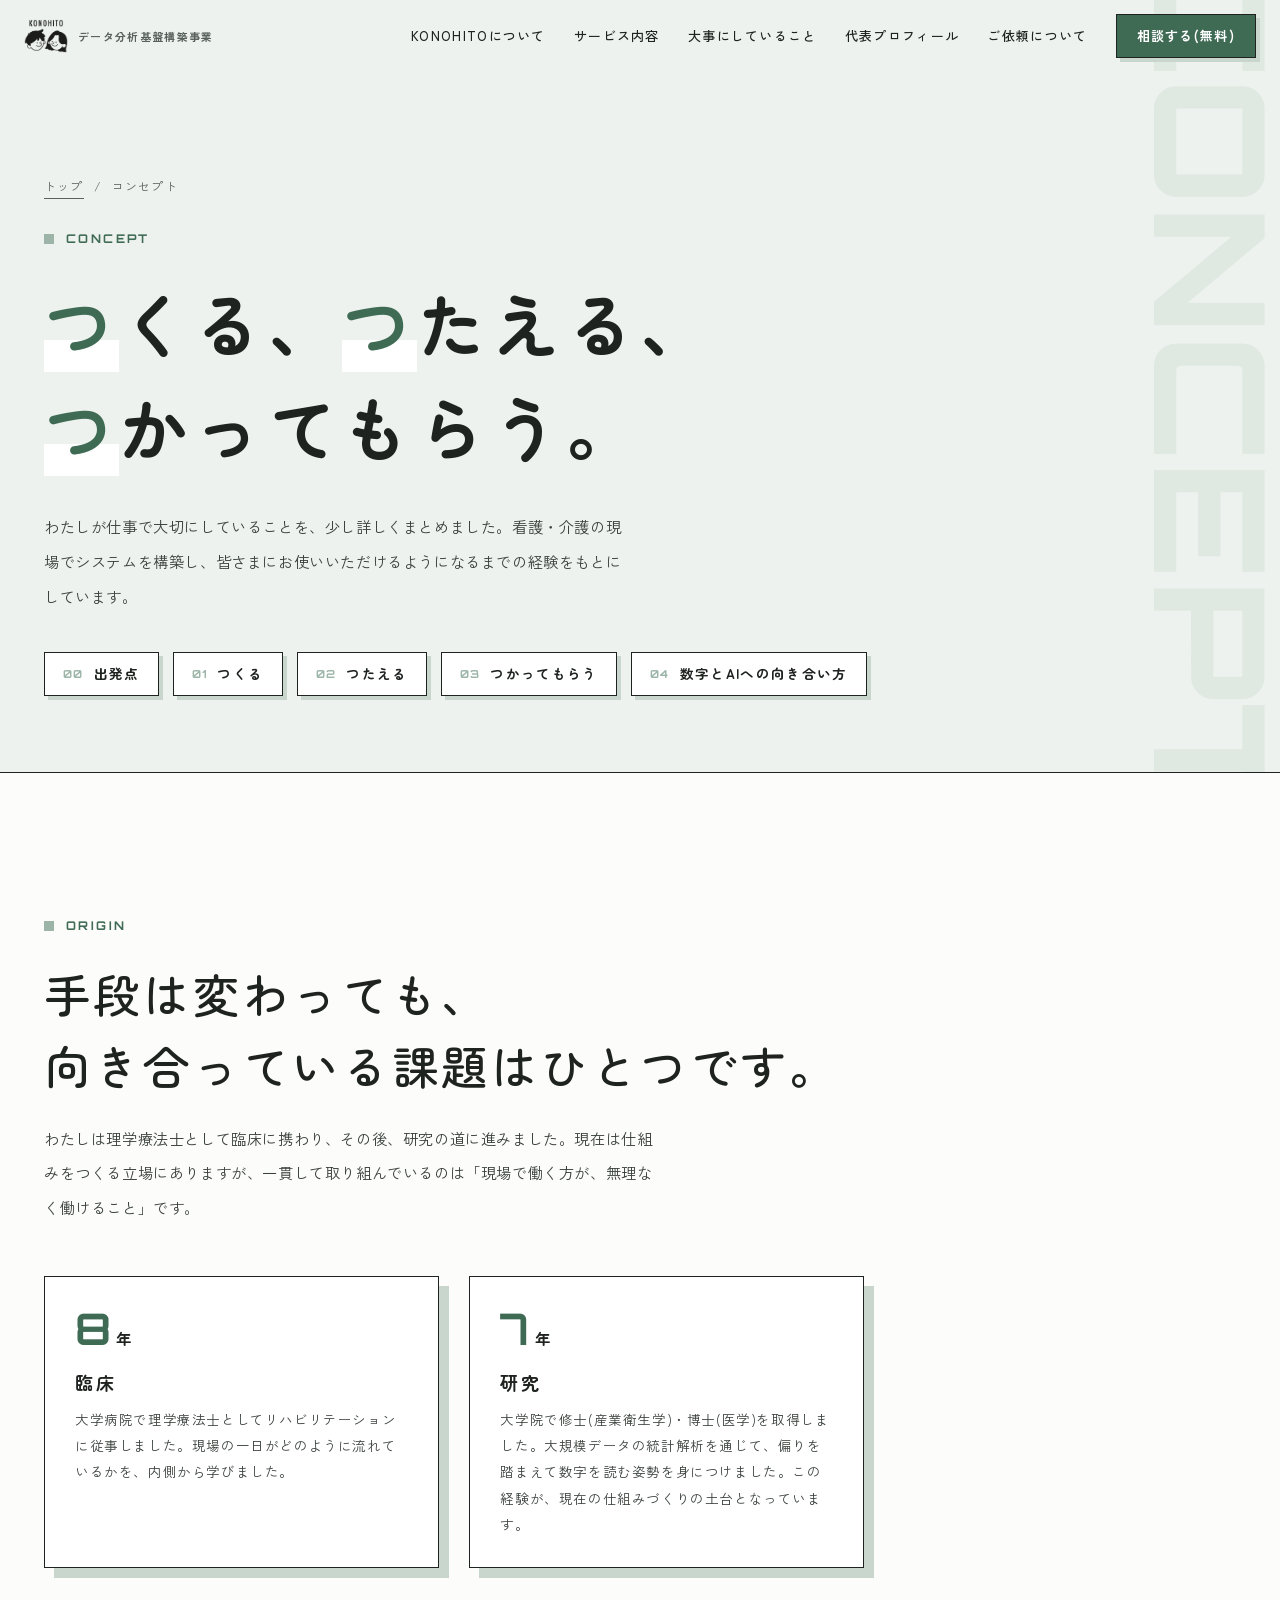
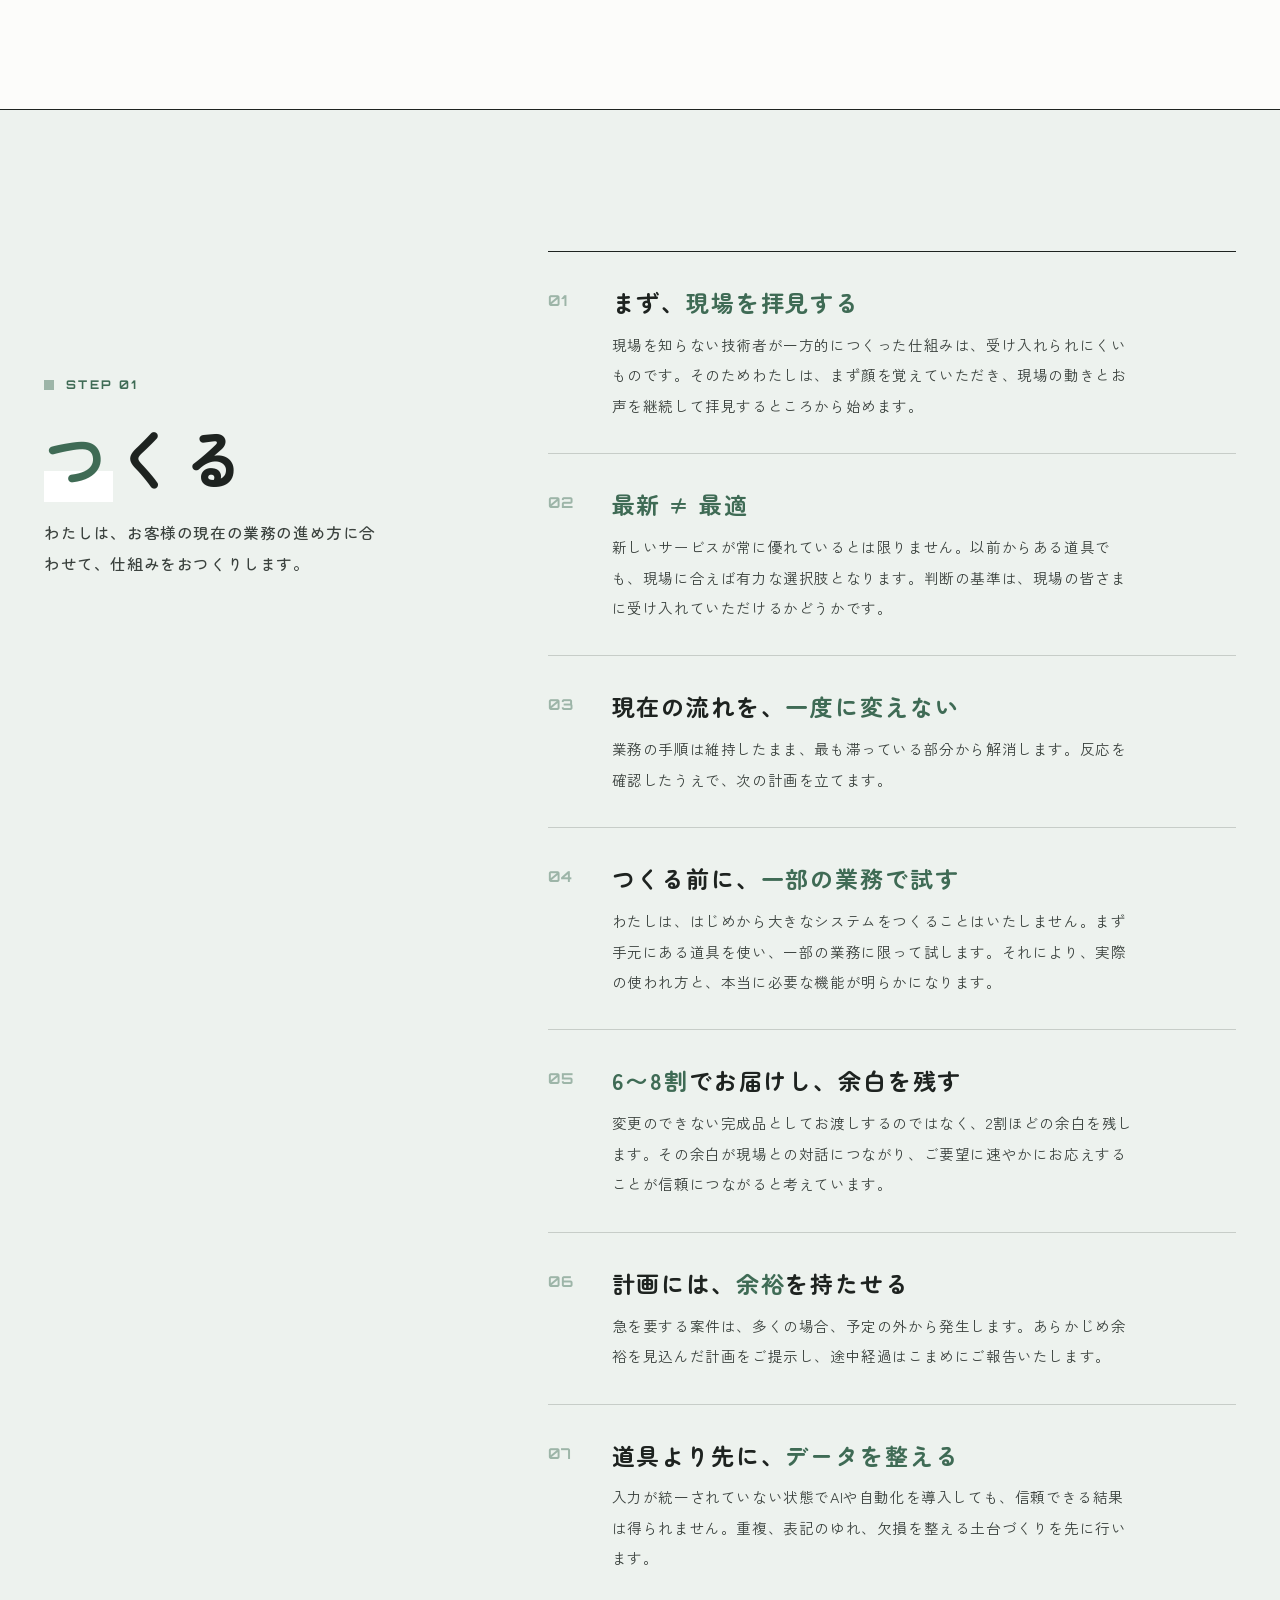
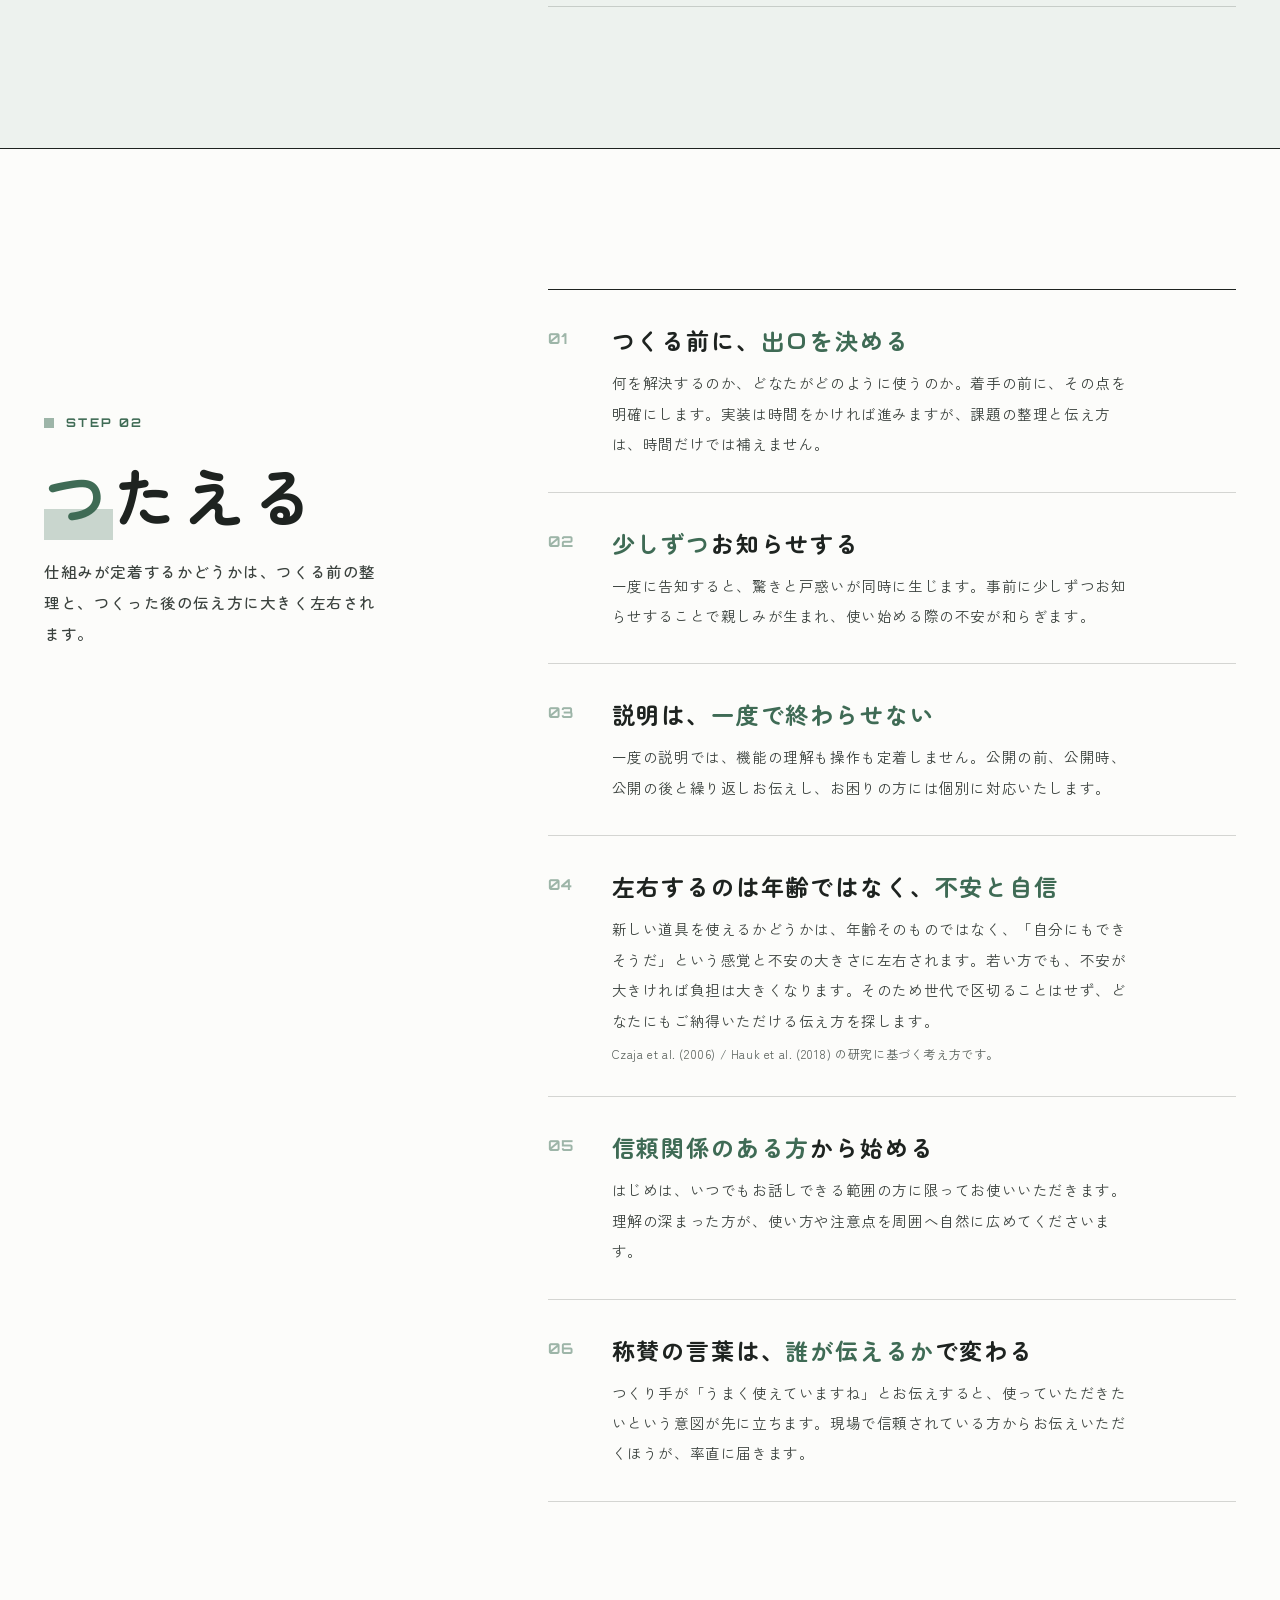
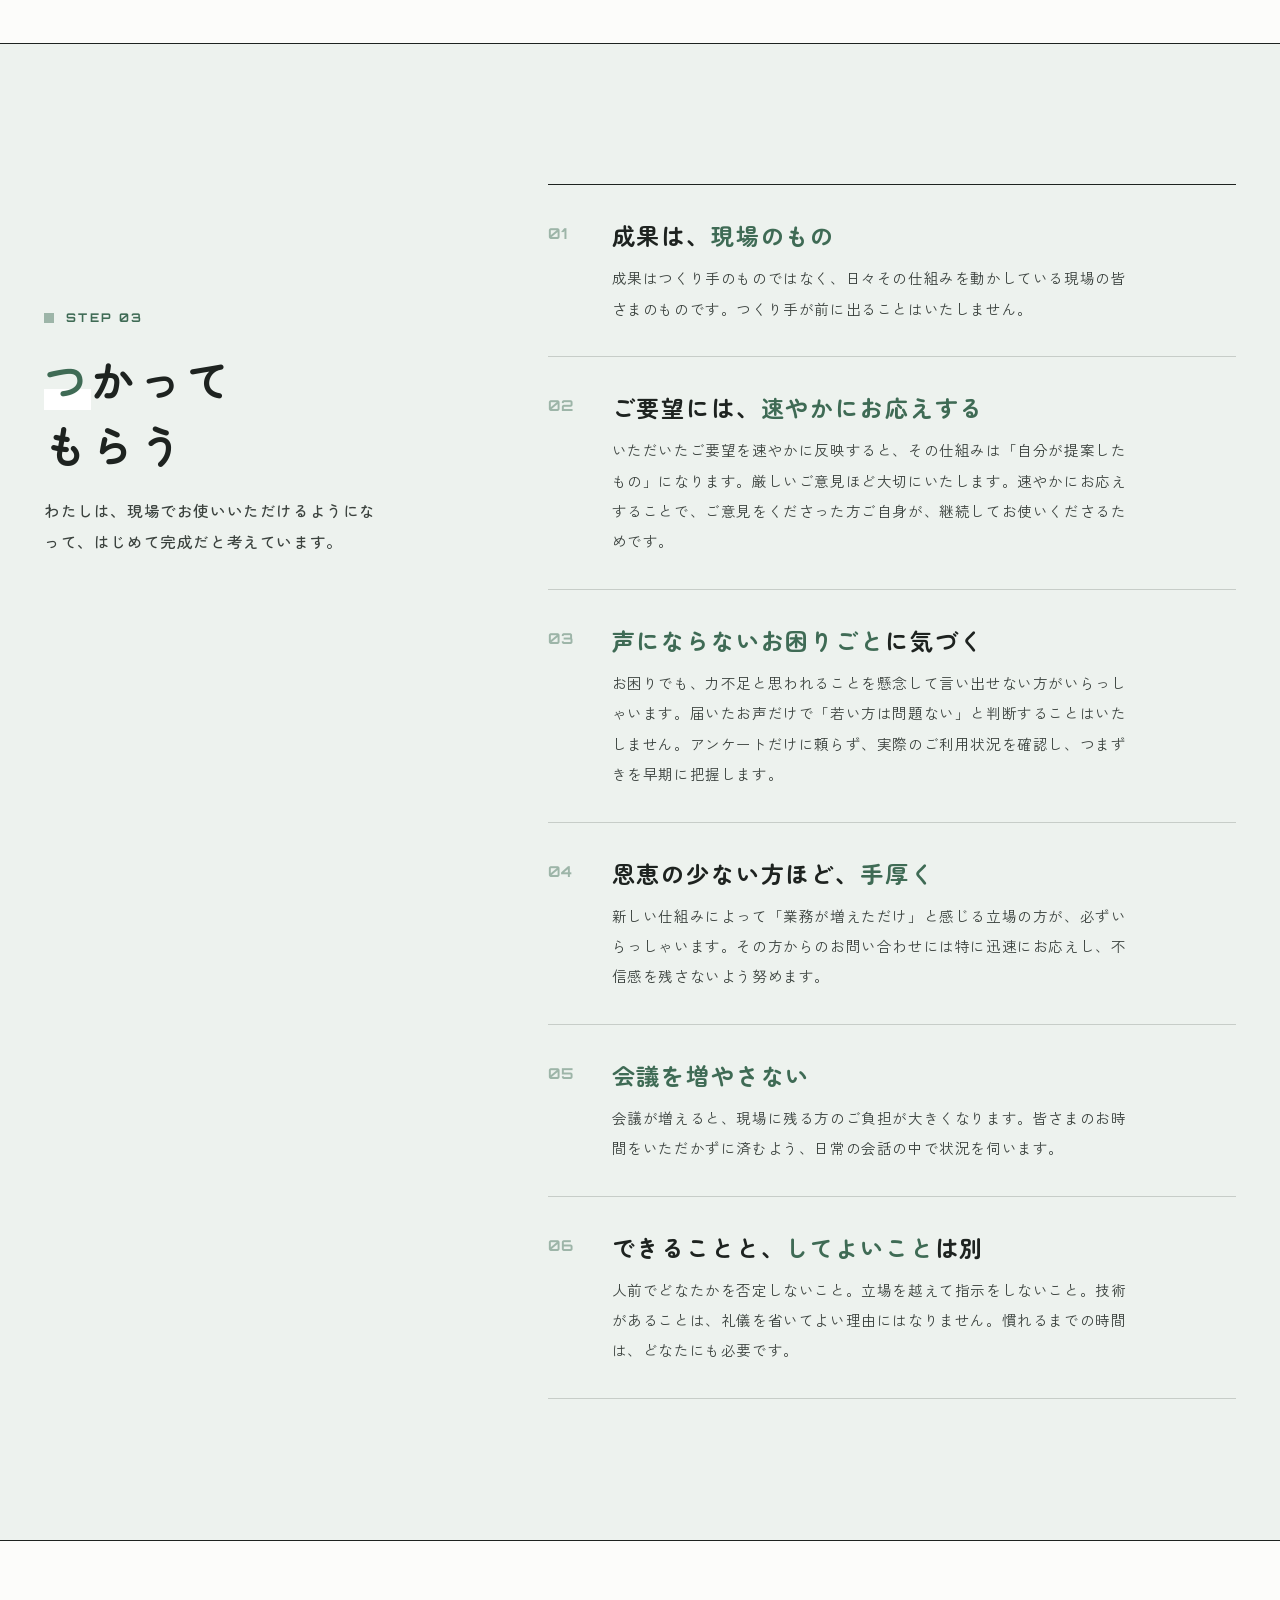
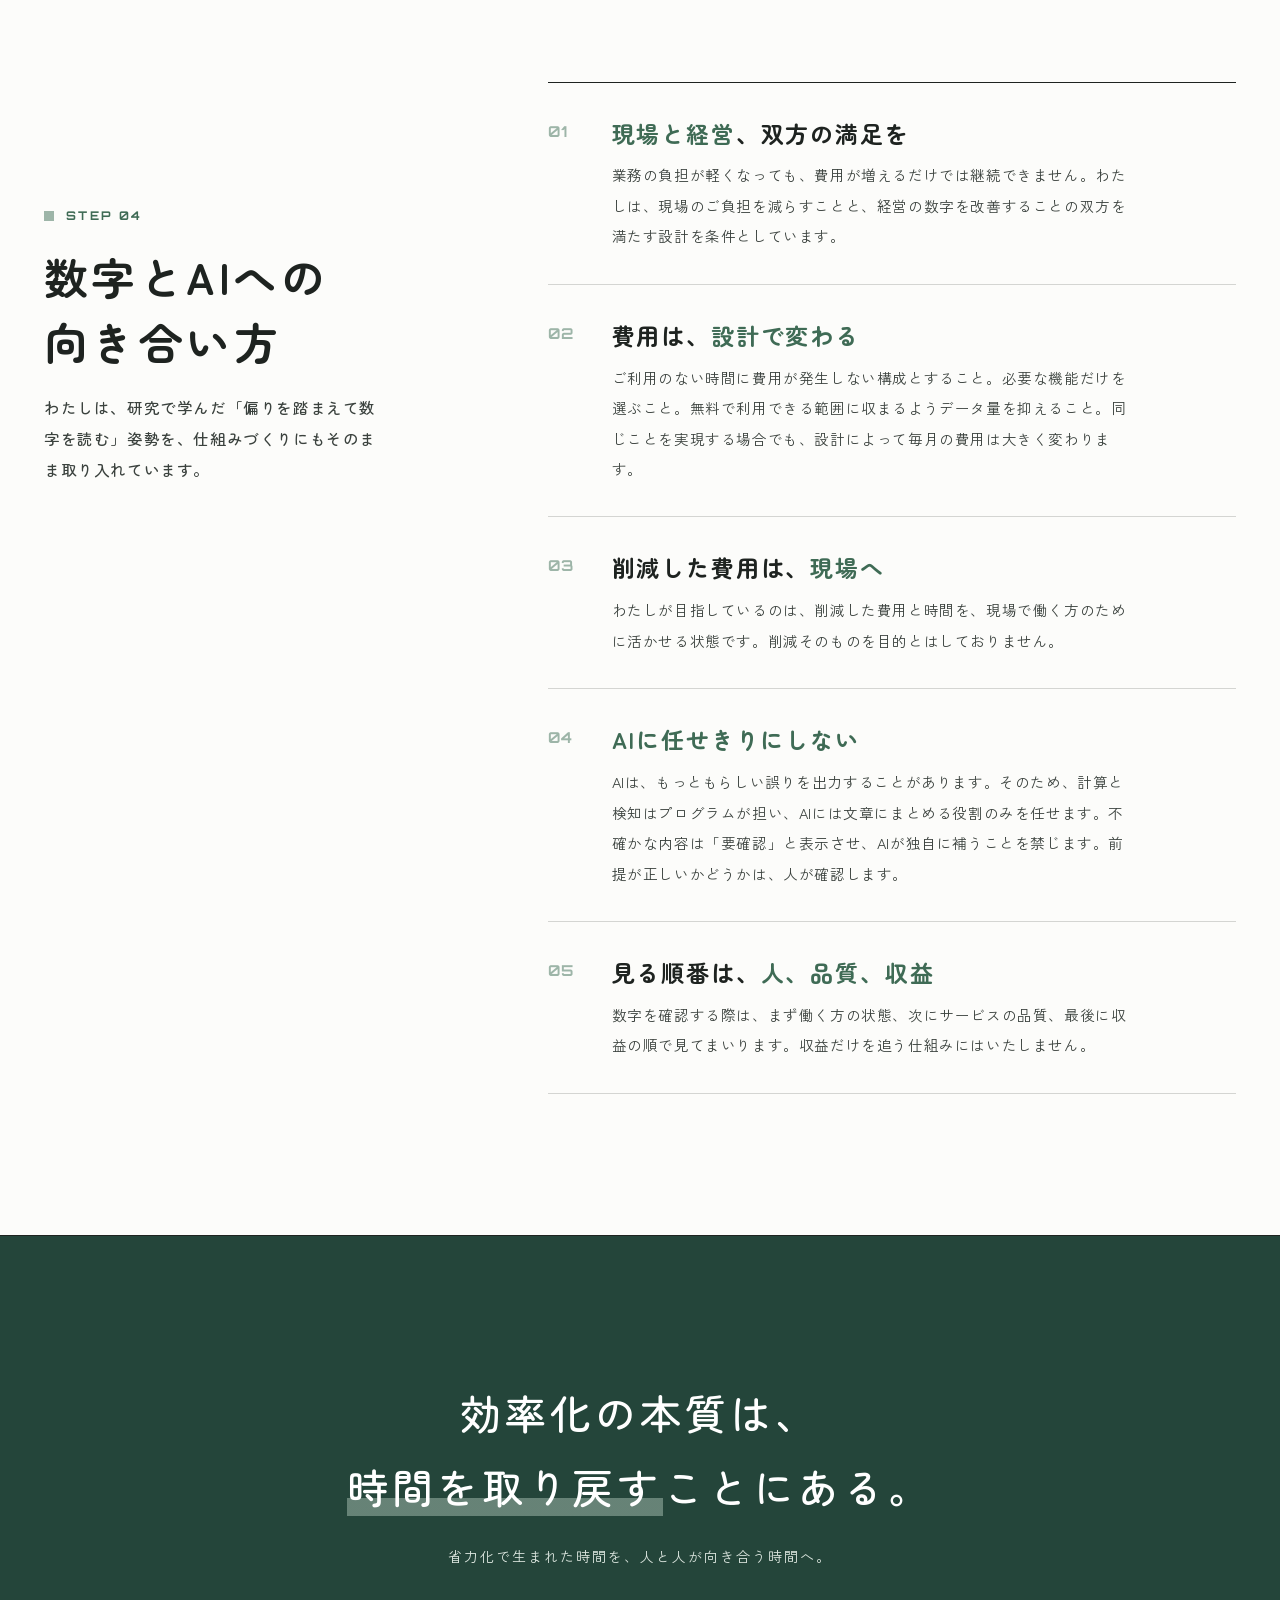
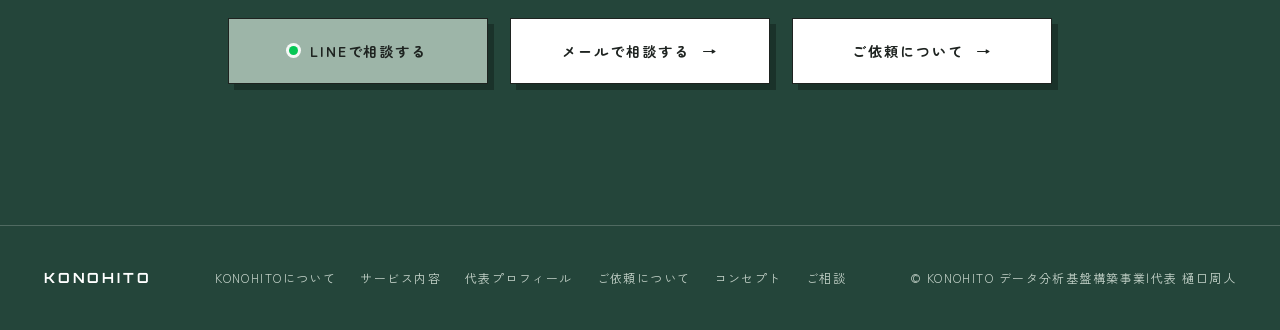
<file: concept.html>
<!DOCTYPE html>
<html lang="ja">
<head>
<meta charset="UTF-8">
<meta name="viewport" content="width=device-width, initial-scale=1.0, viewport-fit=cover">
<title>コンセプト|KONOHITO データ分析基盤構築事業</title>
<meta name="claude:viewport-fit-sides" content="cover">
<meta name="description" content="つくる、つたえる、つかってもらう。KONOHITO代表 樋口周人が、仕組みづくりで大事にしていることをまとめました。">
<meta name="theme-color" content="#FCFCFA">
<meta property="og:type" content="website">
<meta property="og:title" content="コンセプト|KONOHITO">
<meta property="og:description" content="地域で産まれた仕組みが、人と時間をやさしくつなぐ。データの見える化・業務の自動化で、みんなの仕事をすこしラクに。相談は何度でも無料です。">
<meta property="og:url" content="https://konohito.github.io/konohito-hp/concept.html">
<meta property="og:image" content="https://konohito.github.io/konohito-hp/ogp.jpg">
<meta name="twitter:card" content="summary_large_image">
<link rel="preconnect" href="https://fonts.googleapis.com">
<link rel="preconnect" href="https://fonts.gstatic.com" crossorigin>
<link href="https://fonts.googleapis.com/css2?family=Orbitron:wght@500;700;800&family=Zen+Kaku+Gothic+New:wght@400;500;700&family=Zen+Maru+Gothic:wght@400;500;700&display=swap" rel="stylesheet">
<script>document.documentElement.classList.add('js')</script>
<link rel="stylesheet" href="assets/site.css">
</head>
<body>

<div class="prog" id="prog" aria-hidden="true"></div>
<div class="cur" id="cur" aria-hidden="true"><svg viewBox="0 0 34 36"><path d="M17.4 9.2c.2-2.6 1.2-4.6 3.2-6" fill="none" stroke="#5A4028" stroke-width="2" stroke-linecap="round"/><path d="M20.4 4.6c2.6-2.6 6.2-2.8 8.6-1-1.6 3-5.2 4.2-8.6 1z" fill="#8DBF8A" stroke="#1E2320" stroke-width="1.4" stroke-linejoin="round"/><path d="M17 8.6c3.2-1.4 7.6-.6 10.8 2.4 3.6 3.4 4.8 8.6 3.2 13.2-1.8 5.4-7 9.2-13.6 9.4C10.8 33.800 5.200 30.400 3.200 25 1.400 20.200 2.600 14.800 6.400 11.400 9.600 8.400 13.800 7.400 17 8.600z" fill="#D8A548" stroke="#1E2320" stroke-width="1.6" stroke-linejoin="round"/><path d="M7.400 16.200c1.200-2.400 3.200-4 5.600-4.800" fill="none" stroke="#F3D58C" stroke-width="2.200" stroke-linecap="round"/><g fill="#A9772A"><circle cx="12" cy="20" r=".9"/><circle cx="18" cy="16" r=".9"/><circle cx="23" cy="21" r=".9"/><circle cx="15" cy="26" r=".9"/><circle cx="21" cy="27.500" r=".9"/><circle cx="26" cy="16.500" r=".9"/><circle cx="9" cy="25" r=".9"/></g></svg></div>

<header class="hd" id="hd">
  <div class="hd-in">
    <a class="brand" href="index.html" aria-label="KONOHITO トップへ">
      <img src="assets/logo.png" alt="KONOHITO" width="885" height="667"><b>データ分析基盤構築事業</b>
    </a>
    <nav class="nav" aria-label="メインメニュー">
      <a href="index.html#about">KONOHITOについて</a>
      <a href="index.html#services">サービス内容</a>
      <a href="index.html#method">大事にしていること</a>
      <a href="index.html#profile">代表プロフィール</a>
      <a href="index.html#order">ご依頼について</a>
      <a href="index.html#contact" class="nav-cta">相談する(無料)</a>
    </nav>
    <button class="burger" id="burger" aria-label="メニューを開く" aria-expanded="false" aria-controls="menu"><span></span><span></span></button>
  </div>
</header>

<div class="menu" id="menu">
  <ul>
    <li><a href="index.html#about">KONOHITOについて<small>ABOUT</small></a></li>
    <li><a href="index.html#reasons">選ばれる理由<small>APPEAL POINT</small></a></li>
    <li><a href="index.html#services">サービス内容<small>SERVICE</small></a></li>
    <li><a href="index.html#story">デジタルの地産地消<small>VISION</small></a></li>
    <li><a href="index.html#method">大事にしていること<small>OUR WAY</small></a></li>
    <li><a href="index.html#profile">代表プロフィール<small>PROFILE</small></a></li>
    <li><a href="index.html#order">ご依頼について<small>ORDER</small></a></li>
    <li><a href="concept.html" aria-current="page">コンセプト<small>CONCEPT</small></a></li>
  </ul>
  <a href="index.html#contact" class="btn main">相談する(何度でも無料)<span class="arr">→</span></a>
</div>

<main id="top">

<section class="phero">
  <span class="ghost" aria-hidden="true">CONCEPT</span>
  <div class="wrap">
    <p class="crumb"><a href="index.html">トップ</a><span>/</span><span>コンセプト</span></p>
    <p class="kicker">Concept</p>
    <h1><i>つ</i>くる、<i>つ</i>たえる、<br><i>つ</i>かってもらう。</h1>
    <p class="lead">わたしが仕事で大切にしていることを、少し詳しくまとめました。看護・介護の現場でシステムを構築し、皆さまにお使いいただけるようになるまでの経験をもとにしています。</p>
    <ul class="toc">
      <li><a href="#origin"><b>00</b>出発点</a></li>
      <li><a href="#make"><b>01</b>つくる</a></li>
      <li><a href="#tell"><b>02</b>つたえる</a></li>
      <li><a href="#use"><b>03</b>つかってもらう</a></li>
      <li><a href="#numbers"><b>04</b>数字とAIへの向き合い方</a></li>
    </ul>
  </div>
</section>

<!-- 出発点 -->
<section class="sec" id="origin">
  <div class="wrap">
    <p class="kicker rv">Origin</p>
    <h2 class="h2 rv">手段は変わっても、<br>向き合っている課題はひとつです。</h2>
    <p class="lead rv" style="max-width:40em;margin-top:20px">わたしは理学療法士として臨床に携わり、その後、研究の道に進みました。現在は仕組みをつくる立場にありますが、一貫して取り組んでいるのは「現場で働く方が、無理なく働けること」です。</p>
    <ol class="path3">
      <li class="card rv">
        <span class="n">8<small>年</small></span>
        <h3>臨床</h3>
        <p>大学病院で理学療法士としてリハビリテーションに従事しました。現場の一日がどのように流れているかを、内側から学びました。</p>
      </li>
      <li class="card rv d1">
        <span class="n">7<small>年</small></span>
        <h3>研究</h3>
        <p>大学院で修士(産業衛生学)・博士(医学)を取得しました。大規模データの統計解析を通じて、偏りを踏まえて数字を読む姿勢を身につけました。この経験が、現在の仕組みづくりの土台となっています。</p>
      </li>
    </ol>
  </div>
</section>

<!-- つくる -->
<section class="sec tint" id="make" style="border-block:1.5px solid var(--ink)">
  <div class="wrap chap">
    <div class="chap-side">
      <p class="no rv">STEP 01</p>
      <h2 class="rv"><i>つ</i>くる</h2>
      <p class="rv">わたしは、お客様の現在の業務の進め方に合わせて、仕組みをおつくりします。</p>
    </div>
    <ol class="prin">
      <li class="rv">
        <h3>まず、<em>現場を拝見する</em></h3>
        <p>現場を知らない技術者が一方的につくった仕組みは、受け入れられにくいものです。そのためわたしは、まず顔を覚えていただき、現場の動きとお声を継続して拝見するところから始めます。</p>
      </li>
      <li class="rv">
        <h3><em>最新 ≠ 最適</em></h3>
        <p>新しいサービスが常に優れているとは限りません。以前からある道具でも、現場に合えば有力な選択肢となります。判断の基準は、現場の皆さまに受け入れていただけるかどうかです。</p>
      </li>
      <li class="rv">
        <h3>現在の流れを、<em>一度に変えない</em></h3>
        <p>業務の手順は維持したまま、最も滞っている部分から解消します。反応を確認したうえで、次の計画を立てます。</p>
      </li>
      <li class="rv">
        <h3>つくる前に、<em>一部の業務で試す</em></h3>
        <p>わたしは、はじめから大きなシステムをつくることはいたしません。まず手元にある道具を使い、一部の業務に限って試します。それにより、実際の使われ方と、本当に必要な機能が明らかになります。</p>
      </li>
      <li class="rv">
        <h3><em>6〜8割</em>でお届けし、余白を残す</h3>
        <p>変更のできない完成品としてお渡しするのではなく、2割ほどの余白を残します。その余白が現場との対話につながり、ご要望に速やかにお応えすることが信頼につながると考えています。</p>
      </li>
      <li class="rv">
        <h3>計画には、<em>余裕</em>を持たせる</h3>
        <p>急を要する案件は、多くの場合、予定の外から発生します。あらかじめ余裕を見込んだ計画をご提示し、途中経過はこまめにご報告いたします。</p>
      </li>
      <li class="rv">
        <h3>道具より先に、<em>データを整える</em></h3>
        <p>入力が統一されていない状態でAIや自動化を導入しても、信頼できる結果は得られません。重複、表記のゆれ、欠損を整える土台づくりを先に行います。</p>
      </li>
    </ol>
  </div>
</section>

<!-- つたえる -->
<section class="sec" id="tell">
  <div class="wrap chap">
    <div class="chap-side">
      <p class="no rv">STEP 02</p>
      <h2 class="rv"><i>つ</i>たえる</h2>
      <p class="rv">仕組みが定着するかどうかは、つくる前の整理と、つくった後の伝え方に大きく左右されます。</p>
    </div>
    <ol class="prin">
      <li class="rv">
        <h3>つくる前に、<em>出口を決める</em></h3>
        <p>何を解決するのか、どなたがどのように使うのか。着手の前に、その点を明確にします。実装は時間をかければ進みますが、課題の整理と伝え方は、時間だけでは補えません。</p>
      </li>
      <li class="rv">
        <h3><em>少しずつ</em>お知らせする</h3>
        <p>一度に告知すると、驚きと戸惑いが同時に生じます。事前に少しずつお知らせすることで親しみが生まれ、使い始める際の不安が和らぎます。</p>
      </li>
      <li class="rv">
        <h3>説明は、<em>一度で終わらせない</em></h3>
        <p>一度の説明では、機能の理解も操作も定着しません。公開の前、公開時、公開の後と繰り返しお伝えし、お困りの方には個別に対応いたします。</p>
      </li>
      <li class="rv">
        <h3>左右するのは年齢ではなく、<em>不安と自信</em></h3>
        <p>新しい道具を使えるかどうかは、年齢そのものではなく、「自分にもできそうだ」という感覚と不安の大きさに左右されます。若い方でも、不安が大きければ負担は大きくなります。そのため世代で区切ることはせず、どなたにもご納得いただける伝え方を探します。</p>
        <span class="src">Czaja et al. (2006) / Hauk et al. (2018) の研究に基づく考え方です。</span>
      </li>
      <li class="rv">
        <h3><em>信頼関係のある方</em>から始める</h3>
        <p>はじめは、いつでもお話しできる範囲の方に限ってお使いいただきます。理解の深まった方が、使い方や注意点を周囲へ自然に広めてくださいます。</p>
      </li>
      <li class="rv">
        <h3>称賛の言葉は、<em>誰が伝えるか</em>で変わる</h3>
        <p>つくり手が「うまく使えていますね」とお伝えすると、使っていただきたいという意図が先に立ちます。現場で信頼されている方からお伝えいただくほうが、率直に届きます。</p>
      </li>
    </ol>
  </div>
</section>

<!-- つかってもらう -->
<section class="sec tint" id="use" style="border-block:1.5px solid var(--ink)">
  <div class="wrap chap">
    <div class="chap-side">
      <p class="no rv">STEP 03</p>
      <h2 class="rv sm"><i>つ</i>かって<br>もらう</h2>
      <p class="rv">わたしは、現場でお使いいただけるようになって、はじめて完成だと考えています。</p>
    </div>
    <ol class="prin">
      <li class="rv">
        <h3>成果は、<em>現場のもの</em></h3>
        <p>成果はつくり手のものではなく、日々その仕組みを動かしている現場の皆さまのものです。つくり手が前に出ることはいたしません。</p>
      </li>
      <li class="rv">
        <h3>ご要望には、<em>速やかにお応えする</em></h3>
        <p>いただいたご要望を速やかに反映すると、その仕組みは「自分が提案したもの」になります。厳しいご意見ほど大切にいたします。速やかにお応えすることで、ご意見をくださった方ご自身が、継続してお使いくださるためです。</p>
      </li>
      <li class="rv">
        <h3><em>声にならないお困りごと</em>に気づく</h3>
        <p>お困りでも、力不足と思われることを懸念して言い出せない方がいらっしゃいます。届いたお声だけで「若い方は問題ない」と判断することはいたしません。アンケートだけに頼らず、実際のご利用状況を確認し、つまずきを早期に把握します。</p>
      </li>
      <li class="rv">
        <h3>恩恵の少ない方ほど、<em>手厚く</em></h3>
        <p>新しい仕組みによって「業務が増えただけ」と感じる立場の方が、必ずいらっしゃいます。その方からのお問い合わせには特に迅速にお応えし、不信感を残さないよう努めます。</p>
      </li>
      <li class="rv">
        <h3><em>会議を増やさない</em></h3>
        <p>会議が増えると、現場に残る方のご負担が大きくなります。皆さまのお時間をいただかずに済むよう、日常の会話の中で状況を伺います。</p>
      </li>
      <li class="rv">
        <h3>できることと、<em>してよいこと</em>は別</h3>
        <p>人前でどなたかを否定しないこと。立場を越えて指示をしないこと。技術があることは、礼儀を省いてよい理由にはなりません。慣れるまでの時間は、どなたにも必要です。</p>
      </li>
    </ol>
  </div>
</section>

<!-- 数字とAI -->
<section class="sec" id="numbers">
  <div class="wrap chap">
    <div class="chap-side">
      <p class="no rv">STEP 04</p>
      <h2 class="rv sm">数字とAIへの<br>向き合い方</h2>
      <p class="rv">わたしは、研究で学んだ「偏りを踏まえて数字を読む」姿勢を、仕組みづくりにもそのまま取り入れています。</p>
    </div>
    <ol class="prin">
      <li class="rv">
        <h3><em>現場と経営</em>、双方の満足を</h3>
        <p>業務の負担が軽くなっても、費用が増えるだけでは継続できません。わたしは、現場のご負担を減らすことと、経営の数字を改善することの双方を満たす設計を条件としています。</p>
      </li>
      <li class="rv">
        <h3>費用は、<em>設計で変わる</em></h3>
        <p>ご利用のない時間に費用が発生しない構成とすること。必要な機能だけを選ぶこと。無料で利用できる範囲に収まるようデータ量を抑えること。同じことを実現する場合でも、設計によって毎月の費用は大きく変わります。</p>
      </li>
      <li class="rv">
        <h3>削減した費用は、<em>現場へ</em></h3>
        <p>わたしが目指しているのは、削減した費用と時間を、現場で働く方のために活かせる状態です。削減そのものを目的とはしておりません。</p>
      </li>
      <li class="rv">
        <h3><em>AIに任せきりにしない</em></h3>
        <p>AIは、もっともらしい誤りを出力することがあります。そのため、計算と検知はプログラムが担い、AIには文章にまとめる役割のみを任せます。不確かな内容は「要確認」と表示させ、AIが独自に補うことを禁じます。前提が正しいかどうかは、人が確認します。</p>
      </li>
      <li class="rv">
        <h3>見る順番は、<em>人、品質、収益</em></h3>
        <p>数字を確認する際は、まず働く方の状態、次にサービスの品質、最後に収益の順で見てまいります。収益だけを追う仕組みにはいたしません。</p>
      </li>
    </ol>
  </div>
</section>

<section class="sec pend">
  <div class="wrap">
    <div class="motto rv">
      <p>効率化の本質は、<br><em>時間を取り戻す</em>ことにある。</p>
      <small>省力化で生まれた時間を、人と人が向き合う時間へ。</small>
    </div>
    <div class="contact-btns rv">
      <a href="https://lin.ee/f3W8ecU" target="_blank" rel="noopener" class="btn main"><span class="dot"></span>LINEで相談する</a>
      <a href="mailto:shuto.higuchi@konohito-data.com?subject=KONOHITO%E3%81%B8%E3%81%AE%E3%81%94%E7%9B%B8%E8%AB%87&body=%E3%81%8A%E5%95%8F%E3%81%84%E5%90%88%E3%82%8F%E3%81%9B%E5%86%85%E5%AE%B9%E3%82%92%E3%81%94%E8%A8%98%E5%85%A5%E3%81%AE%E3%81%86%E3%81%88%E3%80%81%E9%80%81%E4%BF%A1%E3%81%97%E3%81%A6%E3%81%8F%E3%81%A0%E3%81%95%E3%81%84%E3%80%82" class="btn">メールで相談する<span class="arr">→</span></a>
      <a href="index.html#order" class="btn">ご依頼について<span class="arr">→</span></a>
    </div>
  </div>
</section>

</main>

<footer>
  <div class="wrap ft">
    <b>KONOHITO</b>
    <nav aria-label="フッターメニュー">
      <a href="index.html#about">KONOHITOについて</a>
      <a href="index.html#services">サービス内容</a>
      <a href="index.html#profile">代表プロフィール</a>
      <a href="index.html#order">ご依頼について</a>
      <a href="concept.html">コンセプト</a>
      <a href="index.html#contact">ご相談</a>
    </nav>
    <span>© KONOHITO データ分析基盤構築事業|代表 樋口周人</span>
  </div>
</footer>

<script src="assets/site.js"></script>
</body>
</html>
</file>
<file: assets/site.css>
/* レイアウトの考え方:パンフレットの白い紙面をそのまま広げる。切り抜いた人物を紙の上に直接立たせ、枠+セージ色のずらし影のカードで情報を置く。 */
:root{
  --paper:#FCFCFA;       /* 紙 */
  --tint:#EDF2EE;        /* セージの薄い面 */
  --sage:#9DB5A8;        /* パンフレットの緑 */
  --sage-l:#C9D6CE;      /* ずらし影 */
  --green:#3F6B55;       /* 見出しの緑 */
  --deep:#24453A;        /* 深い緑の面 */
  --ink:#1E2320;         /* 線画の黒 */
  --mute:#59615C;        /* 補助の文字 */
  --red:#D2422A;         /* 朱のアクセント */
  --sea:#B9E3E5;         /* 海 */
  --ghost:#E6EAE6;       /* 背景の大きな文字 */
  --line-brand:#06C755;
  --hair:rgba(30,35,32,.18);
  --maru:"Zen Maru Gothic","Hiragino Maru Gothic ProN","Yu Gothic",sans-serif;
  --sans:"Zen Kaku Gothic New","Hiragino Kaku Gothic ProN","Yu Gothic",sans-serif;
  --dots:"Orbitron","Zen Kaku Gothic New",sans-serif;
  --ease:cubic-bezier(.19,1,.22,1);
  --gut-l:max(24px, env(safe-area-inset-left, 0px));
  --gut-r:max(24px, env(safe-area-inset-right, 0px));
  --hd:72px;
  color-scheme:light;
}
*,*::before,*::after{box-sizing:border-box}
*{margin:0;padding:0}
html{scroll-behavior:smooth;-webkit-text-size-adjust:100%;scroll-padding-top:calc(var(--hd) + 8px)}
body{
  font-family:var(--sans);background:var(--paper);color:var(--ink);
  font-size:15px;line-height:2;letter-spacing:.04em;
  overflow-x:clip;-webkit-font-smoothing:antialiased;
}
img{max-width:100%;height:auto;display:block}
a{color:inherit;text-decoration:none}
button{font:inherit;color:inherit;background:none;border:0;cursor:pointer}
:focus-visible{outline:2px solid var(--green);outline-offset:4px}
::selection{background:var(--sage);color:var(--ink)}

.wrap{max-width:1240px;margin-inline:auto;padding-left:var(--gut-l);padding-right:var(--gut-r);position:relative}
.sec{padding-block:clamp(84px,11vw,160px);position:relative;overflow:hidden}
.tint{background:var(--tint)}

/* ---------- 文字の部品 ---------- */
.data{display:inline-flex;flex-direction:column;line-height:1;color:var(--sage)}
.data b{font-family:var(--dots);font-weight:800;font-size:clamp(34px,4.6vw,62px);letter-spacing:.02em}
.data span{font-family:var(--sans);font-weight:700;font-size:clamp(11px,1.25vw,16px);letter-spacing:.14em;margin-top:.5em}
.kicker{font-family:var(--dots);font-weight:700;font-size:12px;letter-spacing:.2em;color:var(--green);display:flex;align-items:center;gap:12px;margin-bottom:20px;text-transform:uppercase}
.kicker::before{content:"";width:10px;height:10px;background:var(--sage);flex:none}
h1,h2,h3{font-family:var(--maru);font-weight:500;text-wrap:balance;word-break:auto-phrase;line-break:strict}
.h2{font-size:clamp(26px,3.6vw,48px);line-height:1.55;letter-spacing:.08em}
.lead{font-size:clamp(15px,1.2vw,16.5px);line-height:2.25;color:#3B423E}
.box{display:inline-block;border:1.5px solid var(--green);color:var(--green);padding:.05em .45em;line-height:1.5;background:var(--paper)}

/* ---------- 飾り:散らばる四角と背景の大きな文字 ---------- */
.sq{position:absolute;pointer-events:none}
.sq i{position:absolute;display:block;background:var(--sage);opacity:.75}
.sq i.o{background:none;border:1.5px solid var(--sage)}
.sq i.s{background:var(--sage-l)}
.ghost{
  position:absolute;font-family:var(--dots);font-weight:800;color:var(--ghost);line-height:1;white-space:nowrap;pointer-events:none;user-select:none;
  font-size:clamp(72px,12vw,170px);writing-mode:vertical-rl;z-index:0;
}
.tint .ghost{color:#E0E8E2}

/* ---------- カード(枠+ずらし影) ---------- */
.card{background:#fff;border:1.5px solid var(--ink);box-shadow:10px 10px 0 var(--sage-l);position:relative}

/* ---------- 出現アニメーション ---------- */
.mask{display:block;overflow:hidden;padding-bottom:.08em}
.mask>span{display:block}
.js .mask>span{transform:translateY(112%);transition:transform 1.2s var(--ease)}
.js .in .mask>span,.js .mask.in>span{transform:none}
.js .rv{opacity:0;transform:translateY(30px);transition:opacity 1.1s var(--ease),transform 1.1s var(--ease)}
.js .rv.in{opacity:1;transform:none}
.js .pop{opacity:0;transform:translateY(40px) scale(.97);transition:opacity 1.2s var(--ease),transform 1.4s var(--ease)}
.js .pop.in{opacity:1;transform:none}
.d1{transition-delay:.1s!important}.d2{transition-delay:.2s!important}.d3{transition-delay:.3s!important}.d4{transition-delay:.4s!important}

/* ---------- ボタン ---------- */
.btn{
  display:inline-flex;align-items:center;justify-content:center;gap:12px;
  min-height:58px;padding:0 30px;border:1.5px solid var(--ink);background:#fff;color:var(--ink);
  font-family:var(--maru);font-size:14px;font-weight:700;letter-spacing:.14em;white-space:nowrap;
  box-shadow:6px 6px 0 var(--sage-l);transition:transform .35s var(--ease),box-shadow .35s var(--ease),background .3s;
}
.btn:hover{transform:translate(4px,4px);box-shadow:2px 2px 0 var(--sage-l)}
.btn.main{background:var(--green);color:#fff;border-color:var(--ink);box-shadow:6px 6px 0 var(--sage)}
.btn.main:hover{box-shadow:2px 2px 0 var(--sage)}
.btn .dot{width:9px;height:9px;border-radius:50%;background:var(--line-brand);box-shadow:0 0 0 3px rgba(255,255,255,.9);flex:none}
.btn .arr{transition:transform .4s var(--ease)}
.btn:hover .arr{transform:translateX(5px)}
.tlink{font-weight:700;font-size:13px;letter-spacing:.12em;display:inline-flex;gap:10px;align-items:center;padding-block:10px 8px;border-bottom:1.5px solid var(--ink);transition:color .3s,border-color .3s}
.tlink:hover{color:var(--green);border-color:var(--sage)}

/* ---------- ローダー ---------- */
.loader{
  position:fixed;inset:0;z-index:200;background:var(--paper);
  display:none;flex-direction:column;align-items:center;justify-content:center;gap:22px;
  transition:transform 1.1s var(--ease) .1s;
}
.js .loader{display:flex}
.loader img{width:120px}
.loader-bar{width:160px;height:6px;border:1.5px solid var(--ink);position:relative;overflow:hidden}
.loader-bar i{position:absolute;inset:0;background:var(--sage);transform:scaleX(0);transform-origin:left}
.loader-n{font-family:var(--dots);font-weight:700;font-size:13px;letter-spacing:.2em;color:var(--sage)}
.ready .loader{transform:translateY(-101%)}

/* ---------- ヘッダー ---------- */
body::before{content:"";position:fixed;inset:0 0 auto;height:env(safe-area-inset-top,0px);z-index:60;background:var(--paper)}
.hd{
  position:fixed;left:0;right:0;top:env(safe-area-inset-top,0px);z-index:50;
  transition:transform .6s var(--ease),background .4s,border-color .4s;border-bottom:1.5px solid transparent;
}
.hd.solid{background:rgba(252,252,250,.9);backdrop-filter:blur(12px);-webkit-backdrop-filter:blur(12px);border-bottom-color:var(--hair)}
.hd.hide{transform:translateY(-110%)}
.hd:focus-within{transform:none}
.hd-in{
  height:var(--hd);display:flex;align-items:center;justify-content:space-between;gap:24px;
  padding-left:var(--gut-l);padding-right:var(--gut-r);max-width:1480px;margin-inline:auto;
}
.brand{display:flex;align-items:center;gap:10px}
.brand img{width:44px}
.brand b{font-family:var(--sans);font-weight:700;font-size:11px;letter-spacing:.12em;color:var(--mute);line-height:1.5;white-space:nowrap}
.nav{display:flex;gap:clamp(16px,2.2vw,34px);font-size:13px;font-weight:500;letter-spacing:.1em;align-items:center}
.nav a{position:relative;padding-block:8px;white-space:nowrap}
.nav a:not(.nav-cta)::after{content:"";position:absolute;left:0;right:0;bottom:2px;height:2px;background:var(--sage);transform:scaleX(0);transform-origin:left;transition:transform .5s var(--ease)}
.nav a:not(.nav-cta):hover::after{transform:none}
.nav-cta{border:1.5px solid var(--ink);background:var(--green);color:#fff;font-weight:700;padding:8px 20px!important;box-shadow:4px 4px 0 var(--sage-l);transition:transform .35s var(--ease),box-shadow .35s var(--ease)}
.nav-cta:hover{transform:translate(3px,3px);box-shadow:1px 1px 0 var(--sage-l)}
.burger{display:none;width:48px;height:48px;position:relative;margin-right:-10px}
.burger span{position:absolute;left:12px;right:12px;height:2px;background:var(--ink);transition:transform .5s var(--ease),top .5s var(--ease)}
.burger span:first-child{top:19px}.burger span:last-child{top:28px}
.menu-open .burger span:first-child{top:23px;transform:rotate(45deg)}
.menu-open .burger span:last-child{top:23px;transform:rotate(-45deg)}
.menu{
  position:fixed;inset:0;z-index:40;background:var(--paper);
  padding:calc(var(--hd) + 24px + env(safe-area-inset-top,0px)) var(--gut-r) calc(32px + env(safe-area-inset-bottom,0px)) var(--gut-l);
  display:flex;flex-direction:column;justify-content:space-between;gap:28px;overflow-y:auto;
  visibility:hidden;clip-path:inset(0 0 100% 0);transition:clip-path .8s var(--ease),visibility 0s .8s;
}
.menu-open .menu{visibility:visible;clip-path:inset(0);transition:clip-path .8s var(--ease)}
.menu ul{list-style:none;display:flex;flex-direction:column}
.menu li a{display:flex;align-items:center;justify-content:space-between;gap:16px;font-family:var(--maru);font-weight:500;font-size:20px;letter-spacing:.08em;padding:16px 0;border-bottom:1.5px solid var(--hair)}
.menu li a small{font-family:var(--dots);font-weight:700;font-size:10px;letter-spacing:.14em;color:var(--green)}
@media(max-width:1120px){
  :root{--hd:64px}
  .nav{display:none}
  .burger{display:block}
}

/* ---------- ヒーロー ---------- */
.hero{position:relative;overflow:hidden;padding-top:calc(var(--hd) + env(safe-area-inset-top,0px));border-bottom:1.5px solid var(--ink)}
.hero canvas{position:absolute;inset:0;width:100%;height:100%;pointer-events:none}
.hero-in{
  display:grid;grid-template-columns:minmax(0,1fr) minmax(0,.92fr);gap:clamp(20px,3vw,56px);align-items:stretch;
  min-height:min(calc(100svh - var(--hd) - 62px),760px);
}
.hero-text{padding-block:clamp(20px,2vw,28px) clamp(32px,3vw,40px);align-self:center}
.hero-data{display:flex;gap:clamp(20px,3vw,44px);flex-wrap:wrap;margin-bottom:clamp(24px,3vw,40px)}
.hero h1{font-size:clamp(32px,3.9vw,54px);line-height:1.42;letter-spacing:.08em;margin-bottom:clamp(20px,2.4vw,32px)}
.hero h1 em{font-style:normal;color:var(--green);background:linear-gradient(transparent 72%,var(--sage-l) 72%)}
.hero-sub{max-width:31em;color:#3B423E;font-size:clamp(14px,1.1vw,16px);line-height:2.2;margin-bottom:clamp(24px,3vw,40px)}
.hero-btns{display:flex;flex-wrap:wrap;gap:18px}
.hero-note{margin-top:24px;font-size:13px;font-weight:700;letter-spacing:.16em;color:var(--green);display:flex;align-items:center;gap:10px}
.hero-note::before{content:"";width:10px;height:10px;border:1.5px solid var(--green)}
.hero-fig{position:relative;align-self:end;min-height:clamp(380px,45vw,620px)}
.hero-fig .block{position:absolute;right:0;top:4%;width:50%;aspect-ratio:1/1.3;background:var(--tint)}
.hero-fig .ill{position:absolute;left:-14%;bottom:0;width:80%;max-width:none}
.hero-fig .me{position:absolute;right:-4%;bottom:0;width:58%;z-index:1}
.hero-fig .me img{width:100%}
.tate{
  position:absolute;top:0;right:3%;z-index:2;
  writing-mode:vertical-rl;font-family:var(--maru);font-weight:500;font-size:clamp(15px,1.6vw,23px);letter-spacing:.2em;line-height:1.9;
  display:flex;flex-direction:column;align-items:flex-start;gap:.5em;white-space:nowrap;
}
.tate b{font-weight:500;color:var(--green);border:1.5px solid var(--green);padding:.5em .2em;line-height:1.45;background:var(--paper)}
.tate .c2{margin-top:1.4em}
.tate .c2 b{margin-bottom:.35em}
.tate .c3{margin-top:3.4em}
.tate .c4{margin-top:5em}
.hero .sq{inset:0}
@media(max-width:1000px){
  .hero-in{min-height:0}
  .hero-fig{min-height:clamp(340px,52vw,520px)}
}
@media(max-width:700px){
  .hero-in{grid-template-columns:minmax(0,1fr)}
  .hero-text{padding-bottom:8px}
  .hero-fig{min-height:0;aspect-ratio:1/1.02}
}
@media(max-width:420px){
  .hero-fig{aspect-ratio:1/1.18}
  .tate{font-size:14px;letter-spacing:.14em}
  .tate .c3{margin-top:3em}
  .tate .c4{margin-top:4.4em}
}

/* ---------- 流れる業種名 ---------- */
.marq{background:var(--sage);color:#fff;border-bottom:1.5px solid var(--ink);overflow:hidden;padding-block:clamp(14px,1.8vw,22px)}
.marq-t{display:flex;width:max-content;animation:marq 44s linear infinite}
.marq:hover .marq-t{animation-play-state:paused}
.marq-t span{font-family:var(--maru);font-weight:700;font-size:clamp(18px,2.2vw,30px);letter-spacing:.24em;white-space:nowrap;display:flex;align-items:center;color:var(--ink)}
.marq-t span::after{content:"";width:12px;height:12px;background:#fff;border:1.5px solid var(--ink);margin-inline:clamp(22px,3vw,44px)}
@keyframes marq{to{transform:translateX(-50%)}}

/* ---------- ABOUT ---------- */
.about-grid{display:grid;grid-template-columns:minmax(0,1fr) minmax(0,.86fr);gap:clamp(36px,6vw,104px);align-items:center}
.about-copy .h2{margin-bottom:clamp(24px,3vw,44px);font-size:clamp(23px,3vw,40px)}
.about-copy .lead+.lead{margin-top:1.5em}
.yago{margin-top:clamp(32px,4vw,52px);padding:24px 26px;display:grid;grid-template-columns:auto minmax(0,1fr);gap:22px;align-items:center}
.yago img{width:84px}
.yago strong{display:block;font-family:var(--maru);font-weight:700;font-size:16px;letter-spacing:.12em;margin-bottom:4px}
.yago p{font-size:13.5px;color:#3B423E;line-height:1.95}
.about-fig{position:relative;padding-top:clamp(40px,5vw,72px)}
.about-fig .block{position:absolute;left:8%;right:-6%;top:22%;bottom:6%;background:var(--tint)}
.about-fig img{position:relative;width:100%}
.about-fig img.bgl{position:absolute;left:0;bottom:0}
.notice{position:absolute;left:-4%;top:0;z-index:2;padding:16px 22px;font-family:var(--maru);font-weight:500;font-size:clamp(14px,1.5vw,18px);letter-spacing:.14em;line-height:1.9}
.notice em{font-style:normal;color:var(--red);font-weight:700}
.facts{display:grid;grid-template-columns:repeat(2,minmax(0,1fr));gap:clamp(20px,3vw,40px);margin-top:clamp(56px,7vw,96px)}
.fact{padding:clamp(22px,3vw,36px) clamp(22px,3vw,40px);display:flex;align-items:center;gap:clamp(16px,2.4vw,32px);flex-wrap:wrap}
.fact .n{font-family:var(--dots);font-weight:700;font-size:clamp(52px,7vw,96px);line-height:1;color:var(--green)}
.fact .n small{font-family:var(--maru);font-weight:700;font-size:.24em;letter-spacing:.1em;margin-left:.4em;color:var(--ink)}
.fact p{font-size:13px;letter-spacing:.1em;color:var(--mute);line-height:1.8}
.fact p b{display:block;color:var(--ink);font-size:15px;font-family:var(--maru)}
@media(max-width:860px){
  .about-grid{grid-template-columns:minmax(0,1fr)}
  .facts{grid-template-columns:minmax(0,1fr)}
  .notice{left:0}
  .about-fig .block{right:0}
  .about-fig{max-width:520px;width:100%;margin-inline:auto}
}

/* ---------- 選ばれる理由(横に流れる) ---------- */
.gal{background:var(--tint);position:relative;border-block:1.5px solid var(--ink)}
.gal-pin{padding-block:clamp(72px,9vw,120px);overflow:hidden;position:relative}
.gal .ghost{right:-.08em;top:50%;transform:translateY(-50%)}
.gal-track{display:flex;gap:clamp(22px,2.6vw,40px);padding:34px var(--gut-r) 14px var(--gut-l);align-items:stretch;position:relative;z-index:1}
.gal-intro{flex:0 0 min(80vw,420px);display:flex;flex-direction:column;justify-content:center;padding-right:clamp(8px,2vw,40px)}
.gal-intro .h2{margin-bottom:20px}
.tile{flex:0 0 min(80vw,400px);padding:0 clamp(20px,2vw,30px) clamp(24px,2.4vw,34px);display:flex;flex-direction:column;align-items:center;text-align:center}
.pt{margin-top:-30px;background:linear-gradient(transparent 28px,#fff 28px);padding:0 16px 2px;display:flex;flex-direction:column;align-items:center;font-family:var(--dots);line-height:1}
.tint .pt,.gal .pt{background:linear-gradient(var(--tint) 29px,#fff 29px)}
.pt small{font-weight:700;font-size:9px;letter-spacing:.3em;margin-bottom:5px}
.pt b{font-weight:700;font-size:30px;letter-spacing:.04em}
.tile h3{
  margin-top:18px;font-size:clamp(19px,1.7vw,23px);letter-spacing:.14em;color:var(--green);line-height:1.5;
  border-block:1.5px solid var(--sage);padding:8px 6px;font-weight:500;
}
.tile h3 small{font-size:.62em;letter-spacing:.1em;margin-right:.6em;color:var(--mute)}
.tile .ill{flex:1;display:grid;place-items:center;padding:22px 0 16px;min-height:170px;width:100%}
.tile .ill img{max-height:150px;width:auto;max-width:100%;transition:transform .9s var(--ease)}
.tile:hover .ill img{transform:scale(1.07) rotate(-1deg)}
.tile p{word-break:auto-phrase;font-family:var(--maru);font-weight:500;font-size:14px;line-height:1.95;letter-spacing:.06em}
.gal-bar{margin:clamp(28px,3vw,44px) var(--gut-r) 0 var(--gut-l);height:6px;border:1.5px solid var(--ink);background:#fff;position:relative;z-index:1;max-width:320px}
.gal-bar i{position:absolute;inset:0;background:var(--sage);transform:scaleX(.2);transform-origin:left}
.gal-scroller{overflow-x:auto;scroll-snap-type:x mandatory;scrollbar-width:none;-webkit-overflow-scrolling:touch}
.gal-scroller::-webkit-scrollbar{display:none}
.gal-scroller .tile,.gal-scroller .gal-intro{scroll-snap-align:start;scroll-margin-left:var(--gut-l)}
.gal.pinned .gal-pin{position:sticky;top:0;height:100vh;display:flex;flex-direction:column;justify-content:center;padding-block:var(--hd) 0}
.gal.pinned .gal-scroller{overflow:visible;scroll-snap-type:none}
.gal.pinned .gal-track{will-change:transform}
.gal.pinned .tile{flex-basis:min(30vw,420px)}
.gal.pinned .gal-intro{flex-basis:min(36vw,480px)}
/* 固定表示にならない画面(スマホ・タブレットなど)では、折り返して全カードを見せる */
.gal:not(.pinned) .gal-scroller{overflow:visible}
.gal:not(.pinned) .gal-track{flex-wrap:wrap;row-gap:56px}
.gal:not(.pinned) .gal-intro{flex-basis:100%;padding-right:0;margin-bottom:8px}
.gal:not(.pinned) .tile{flex:1 1 280px}
.gal:not(.pinned) .gal-bar{display:none}

/* ---------- サービス ---------- */
.svc-grid{display:grid;grid-template-columns:minmax(0,.78fr) minmax(0,1fr);gap:clamp(40px,6vw,104px);align-items:start}
.svc-fig{position:sticky;top:calc(var(--hd) + 28px);overflow:hidden;aspect-ratio:95/108}
.svc-fig img{width:100%;height:100%;object-fit:cover;transform:scale(1.06)}
.svc-head{margin-bottom:clamp(24px,3vw,44px)}
.svc{display:grid;grid-template-columns:clamp(64px,7vw,104px) minmax(0,1fr);gap:clamp(12px,2vw,24px);align-items:start;padding-block:clamp(24px,2.8vw,36px);border-top:1.5px solid var(--hair);position:relative}
.svc:last-child{border-bottom:1.5px solid var(--hair)}
.svc::before{content:"";position:absolute;left:0;top:-1.5px;height:1.5px;width:100%;background:var(--green);transform:scaleX(0);transform-origin:left;transition:transform .9s var(--ease)}
.svc:hover::before{transform:none}
.svc .n{font-family:var(--dots);font-weight:700;font-size:clamp(26px,3vw,40px);line-height:1.3;color:var(--sage);transition:color .4s;display:flex;flex-direction:column;gap:12px}
.svc .n img,.svc .n svg{width:clamp(34px,3.6vw,48px);height:auto}
.svc:hover .n{color:var(--green)}
.svc h3{font-size:clamp(18px,1.8vw,24px);letter-spacing:.08em;line-height:1.6;margin-bottom:8px}
.svc p{font-size:14px;color:#3B423E;max-width:34em}
.services .ghost{left:-.1em;bottom:-.1em;writing-mode:horizontal-tb}
@media(max-width:860px){
  .svc-grid{grid-template-columns:minmax(0,1fr)}
  .svc-fig{position:relative;top:0;aspect-ratio:16/11;max-width:640px;width:100%}
  .svc{grid-template-columns:52px minmax(0,1fr)}
}

/* ---------- ビジョン ---------- */
.vision{background:var(--sea);padding-bottom:0;border-block:1.5px solid var(--ink)}
.vision-head{display:grid;grid-template-columns:minmax(0,1.3fr) minmax(0,.7fr);gap:clamp(24px,5vw,88px);align-items:end;margin-bottom:clamp(36px,5vw,64px)}
.vision .kicker{color:var(--green)}.vision .kicker::before{background:var(--green)}
.vision-head .h2{font-size:clamp(26px,4.2vw,58px);line-height:1.5}
.vision-head .h2 em{font-style:normal;color:var(--green)}
.vision-body{display:grid;grid-template-columns:repeat(2,minmax(0,1fr));gap:clamp(24px,5vw,88px)}
.vision-body p{color:#2C3431;font-size:15px;line-height:2.25}
.vision-body p+p{margin-top:1.6em}
.vision-body strong{font-weight:700;background:linear-gradient(transparent 68%,rgba(255,255,255,.85) 68%)}
.quote{margin:clamp(48px,6vw,88px) auto 0;max-width:820px;padding:clamp(24px,3vw,40px);text-align:center}
.quote p{font-family:var(--maru);font-weight:500;font-size:clamp(15px,2.1vw,26px);line-height:2;letter-spacing:.12em;text-wrap:balance;word-break:auto-phrase}
.coast{display:block;width:100%;margin-top:clamp(40px,5vw,72px)}
@media(max-width:860px){.vision-head,.vision-body{grid-template-columns:minmax(0,1fr)}}

/* ---------- 大事にしていること ---------- */
.way-head{display:grid;grid-template-columns:minmax(0,1fr) minmax(0,.9fr);gap:clamp(20px,5vw,88px);align-items:end;margin-bottom:clamp(48px,6vw,80px)}
.way .ghost{right:-.08em;top:6%}
.tsu{display:grid;grid-template-columns:repeat(3,minmax(0,1fr));gap:clamp(22px,2.6vw,40px);list-style:none;position:relative;padding-top:30px}
.tsu-card{padding:0 clamp(20px,2.2vw,32px) clamp(24px,2.6vw,36px);display:flex;flex-direction:column}
.tsu-card .pt{align-self:center;background:linear-gradient(var(--paper) 29px,#fff 29px)}
.tsu-card h3{font-size:clamp(26px,2.9vw,40px);font-weight:700;letter-spacing:.1em;line-height:1.4;margin-top:18px;text-align:center;white-space:nowrap}
.tsu-card h3 i{font-style:normal;color:var(--green);background:linear-gradient(transparent 66%,var(--sage-l) 66%)}
.tsu-card .say{font-family:var(--maru);font-weight:700;font-size:15.5px;line-height:1.9;letter-spacing:.06em;color:var(--green);text-align:center;border-block:1.5px solid var(--sage);padding:10px 4px;margin:16px 0 18px}
.tsu-card .txt{font-size:14.5px;line-height:2.15;color:#3B423E;margin-top:18px;padding-top:18px;border-top:1.5px solid var(--sage)}
.tsu-card ul{list-style:none;display:grid;gap:14px}
.tsu-card li{font-size:13.5px;line-height:1.95;color:#3B423E;padding-left:20px;position:relative}
.tsu-card li::before{content:"";position:absolute;left:0;top:.72em;width:9px;height:9px;border:1.5px solid var(--green)}
.tsu-card li b{font-family:var(--maru);color:var(--ink);font-weight:700;display:block}
.mind-head{margin:clamp(64px,8vw,112px) 0 clamp(24px,3vw,36px);display:flex;align-items:baseline;gap:18px;flex-wrap:wrap}
.mind-head h3{font-size:clamp(20px,2.3vw,30px);letter-spacing:.1em}
.mind-head p{font-size:13px;color:var(--mute)}
.mind{display:grid;grid-template-columns:repeat(3,minmax(0,1fr));border-top:1.5px solid var(--ink);border-left:1.5px solid var(--hair);list-style:none;background:rgba(255,255,255,.6)}
.mind li{padding:clamp(20px,2.4vw,30px);border-right:1.5px solid var(--hair);border-bottom:1.5px solid var(--hair);transition:background .4s}
.mind li:hover{background:#fff}
.mind h4{font-family:var(--maru);font-weight:700;font-size:16.5px;letter-spacing:.08em;line-height:1.7;margin-bottom:8px;word-break:auto-phrase}
.mind h4 em{font-style:normal;color:var(--green)}
.mind p{font-size:13.5px;line-height:1.95;color:#3B423E}
.motto{margin-top:clamp(56px,7vw,96px);text-align:center}
.motto p{font-family:var(--maru);font-weight:500;font-size:clamp(20px,3.2vw,42px);line-height:1.8;letter-spacing:.1em;word-break:auto-phrase;text-wrap:balance}
.motto p em{font-style:normal;color:var(--green);background:linear-gradient(transparent 70%,var(--sage-l) 70%)}
.motto small{display:block;margin-top:18px;font-size:14px;letter-spacing:.14em;color:#3B423E;line-height:2}
@media(max-width:900px){
  .way-head{grid-template-columns:minmax(0,1fr)}
  .tsu{grid-template-columns:minmax(0,1fr);row-gap:52px}
  .mind{grid-template-columns:minmax(0,1fr)}
}
@media(min-width:561px) and (max-width:900px){.mind{grid-template-columns:repeat(2,minmax(0,1fr))}}

/* ---------- ご依頼について ---------- */
.order-head{display:grid;grid-template-columns:minmax(0,1fr) minmax(0,.9fr);gap:clamp(20px,5vw,88px);align-items:end;margin-bottom:clamp(40px,5vw,64px)}
.order .ghost{left:-.06em;top:4%}
.order-grid{display:grid;grid-template-columns:repeat(2,minmax(0,1fr));gap:clamp(24px,3vw,44px)}
.ocard{padding:clamp(24px,3vw,40px)}
.ocard .tag{font-family:var(--dots);font-weight:700;font-size:11px;letter-spacing:.2em;color:var(--green)}
.ocard h3{font-size:clamp(21px,2.3vw,30px);font-weight:700;letter-spacing:.08em;line-height:1.6;margin:6px 0 12px}
.ocard h3 em{font-style:normal;color:var(--red)}
.ocard>p{font-size:14px;line-height:2.05;color:#3B423E}
.checks{list-style:none;margin-top:18px;border-top:1.5px solid var(--hair)}
.checks li{padding:13px 0 13px 34px;border-bottom:1.5px solid var(--hair);font-size:13.5px;line-height:1.9;color:#3B423E;position:relative}
.checks li::before{content:"";position:absolute;left:2px;top:17px;width:18px;height:18px;border:1.5px solid var(--ink);background:var(--tint)}
.checks li::after{content:"";position:absolute;left:8px;top:19px;width:6px;height:11px;border:solid var(--green);border-width:0 2.5px 2.5px 0;transform:rotate(42deg)}
.checks li b{font-family:var(--maru);font-weight:700;color:var(--ink);display:block}
.ocard .fine{font-size:12px;color:var(--mute);line-height:1.8;margin-top:14px}
.flow-head{margin:clamp(56px,7vw,96px) 0 clamp(36px,4vw,48px);font-size:clamp(20px,2.3vw,30px);letter-spacing:.1em}
.flow{display:grid;grid-template-columns:repeat(4,minmax(0,1fr));gap:clamp(16px,2vw,28px);list-style:none;position:relative}
.flow::before{content:"";position:absolute;left:6%;right:6%;top:44px;border-top:2px dashed var(--sage)}
.flow li{text-align:center;position:relative}
.flow .dot{width:88px;height:88px;margin:0 auto 16px;border-radius:50%;background:#fff;border:1.5px solid var(--ink);box-shadow:6px 6px 0 var(--sage-l);display:grid;place-items:center;font-family:var(--dots);font-weight:700;font-size:22px;color:var(--green)}
.flow h4{font-family:var(--maru);font-weight:700;font-size:16px;letter-spacing:.1em;margin-bottom:6px}
.flow p{font-size:13px;line-height:1.9;color:#3B423E;max-width:17em;margin-inline:auto}
.faq{margin-top:clamp(56px,7vw,96px);display:grid;grid-template-columns:minmax(0,.5fr) minmax(0,1fr);gap:clamp(20px,5vw,88px);align-items:start}
.faq>h3{font-size:clamp(20px,2.3vw,30px);letter-spacing:.1em}
.faq details{border-bottom:1.5px solid var(--hair)}
.faq details:first-of-type{border-top:1.5px solid var(--ink)}
.faq summary{list-style:none;cursor:pointer;display:grid;grid-template-columns:auto minmax(0,1fr) auto;gap:14px;align-items:center;padding:18px 4px;font-family:var(--maru);font-weight:700;font-size:15px;letter-spacing:.06em;line-height:1.7}
.faq summary::-webkit-details-marker{display:none}
.faq summary::before{content:"Q";font-family:var(--dots);font-weight:700;color:var(--sage);font-size:18px}
.faq summary::after{content:"";width:12px;height:12px;border:solid var(--ink);border-width:0 1.5px 1.5px 0;transform:rotate(45deg);transition:transform .4s var(--ease);margin-right:6px}
.faq details[open] summary::after{transform:rotate(225deg)}
.faq details p{padding:0 4px 20px 36px;font-size:14px;line-height:2.05;color:#3B423E}
@media(max-width:900px){
  .order-head,.order-grid,.faq{grid-template-columns:minmax(0,1fr)}
  .flow{grid-template-columns:repeat(2,minmax(0,1fr));row-gap:32px}
  .flow::before{display:none}
}

/* ---------- プロフィール ---------- */
.pf-grid{display:grid;grid-template-columns:minmax(0,.6fr) minmax(0,1fr);gap:clamp(36px,6vw,104px);align-items:start}
.pf-photo{max-width:380px;overflow:hidden;aspect-ratio:1/1.08}
.pf-photo img{width:100%;height:100%;object-fit:cover;transition:transform 1.4s var(--ease)}
.pf-photo:hover img{transform:scale(1.05)}
.pf-text .pf-name{font-family:var(--maru);font-weight:500;font-size:clamp(28px,3.4vw,44px);letter-spacing:.18em;line-height:1.4}
.pf-text .pf-en{font-family:var(--dots);font-weight:700;font-size:11px;letter-spacing:.24em;color:var(--green);margin-top:6px}
.pf-text .pf-role{font-size:14px;font-weight:700;letter-spacing:.14em;color:var(--green);margin-top:16px;padding-bottom:22px;border-bottom:1.5px solid var(--ink);margin-bottom:24px}
.pf-text .pf-role span{display:block;margin-top:6px;font-weight:500;color:#3B423E;letter-spacing:.1em}
.pf-text p{font-size:14.5px;color:#3B423E;line-height:2.2}
.pf-story>div{display:grid;grid-template-columns:5.5em minmax(0,1fr) clamp(110px,13vw,170px);align-items:center;gap:8px 24px;padding-block:20px;border-bottom:1.5px solid var(--hair)}
.pf-story>div:first-child{padding-top:0}
.pf-story dt{font-family:var(--maru);font-weight:700;font-size:15px;letter-spacing:.2em;color:var(--green);display:flex;align-items:center;gap:10px;align-self:start;line-height:2.1}
.pf-story dt::before{content:"";width:9px;height:9px;background:var(--sage);flex:none}
.pf-story dd{font-size:14.5px;color:#3B423E;line-height:2.1}
.pf-story .pic img{width:100%;max-height:170px;object-fit:contain}
@media(max-width:700px){
  .pf-story>div{grid-template-columns:minmax(0,1fr)}
  .pf-story .pic{order:-1}
  .pf-story .pic img{width:auto;height:120px;max-width:100%}
}
.cv{margin-top:clamp(52px,6vw,88px);display:grid;grid-template-columns:minmax(0,.6fr) minmax(0,1fr);gap:clamp(36px,6vw,104px)}
.cv h3{font-family:var(--maru);font-weight:700;font-size:15px;letter-spacing:.14em;padding-bottom:12px;border-bottom:1.5px solid var(--ink);display:flex;align-items:baseline;gap:12px;flex-wrap:wrap}
.cv h3 span{font-family:var(--dots);font-weight:700;font-size:10px;letter-spacing:.18em;color:var(--green)}
.cv ul{list-style:none}
.cv li{padding:14px 0;border-bottom:1.5px solid var(--hair);font-size:13.5px;color:#3B423E;line-height:1.9}
.cv li em{font-style:normal;font-weight:500;color:var(--ink);display:block;letter-spacing:.02em}
.cv li small{font-size:12px;letter-spacing:.08em;color:var(--mute);display:block;margin-top:2px}
.cv-block+.cv-block{margin-top:32px}
.pf-links{display:flex;gap:28px;flex-wrap:wrap;margin-top:32px}
@media(max-width:860px){
  .pf-grid,.cv{grid-template-columns:minmax(0,1fr)}
  .pf-photo{max-width:280px}
}

/* ---------- CONTACT ---------- */
.contact{background:var(--deep);color:#fff;text-align:center;border-top:1.5px solid var(--ink)}
.contact .kicker{justify-content:center;color:var(--sage)}
.contact h2{font-size:clamp(26px,4.6vw,62px);line-height:1.5;letter-spacing:.1em;margin-bottom:clamp(20px,2.4vw,32px)}
.contact .lead{max-width:34em;margin:0 auto clamp(24px,3vw,36px);color:#DCE6DF}
.free{display:inline-block;font-family:var(--maru);font-weight:700;font-size:14px;letter-spacing:.2em;color:var(--deep);background:#fff;border:1.5px solid var(--ink);padding:6px 20px;margin-bottom:clamp(28px,3.4vw,44px);transform:rotate(-2deg);max-width:100%;word-break:auto-phrase;line-height:1.7}
.contact-btns{display:flex;gap:22px;justify-content:center;flex-wrap:wrap}
.contact-btns .btn{min-width:260px;min-height:66px;box-shadow:6px 6px 0 rgba(0,0,0,.28)}
.contact-btns .btn:hover{box-shadow:2px 2px 0 rgba(0,0,0,.28)}
.contact-btns .btn.main{background:var(--sage);color:var(--ink)}
.mailrow{margin-top:36px;display:inline-flex;align-items:center;gap:16px;flex-wrap:wrap;justify-content:center;font-size:clamp(13px,1.3vw,15px);letter-spacing:.1em;color:#DCE6DF}
.mailrow span{user-select:all;overflow-wrap:anywhere}
.copy{font-size:12px;font-weight:700;letter-spacing:.14em;border:1.5px solid rgba(255,255,255,.6);padding:8px 18px;min-height:44px;transition:background .3s,color .3s}
.copy:hover{background:#fff;color:var(--deep)}
.contact .sq i{background:rgba(157,181,168,.5)}
.contact .sq i.o{background:none;border-color:rgba(157,181,168,.6)}

footer{background:var(--deep);color:#C4D2C9;border-top:1.5px solid rgba(255,255,255,.2);padding-block:32px calc(32px + env(safe-area-inset-bottom,0px))}
.ft{display:flex;justify-content:space-between;gap:18px 36px;flex-wrap:wrap;align-items:center;font-size:12px;letter-spacing:.12em}
.ft b{font-family:var(--dots);font-weight:700;color:#fff;letter-spacing:.2em;font-size:14px}
.ft nav{display:flex;gap:6px 24px;flex-wrap:wrap}
.ft nav a{padding-block:8px}
.ft a:hover{color:#fff}

/* ---------- カーソル・進捗 ---------- */
.prog{position:fixed;left:0;right:0;top:env(safe-area-inset-top,0px);height:3px;z-index:70;background:var(--green);transform:scaleX(0);transform-origin:left;pointer-events:none}
.cur{position:fixed;left:0;top:0;width:34px;height:36px;margin:6px 0 0 8px;z-index:300;pointer-events:none;opacity:0;visibility:hidden;transition:opacity .3s}
.cur svg{display:block;width:100%;height:100%;overflow:visible;transform-origin:50% 60%;transition:transform .5s var(--ease);filter:drop-shadow(3px 3px 0 rgba(157,181,168,.55))}
.cur.on{opacity:1;visibility:visible}
.cur.big svg{transform:scale(1.45) rotate(-14deg)}
.cur.down svg{transform:scale(.9) rotate(8deg)}
@media(hover:none),(pointer:coarse){.cur{display:none}}

@media(prefers-reduced-motion:reduce){
  html{scroll-behavior:auto}
  *,*::before,*::after{animation:none!important;transition:none!important}
  .js .mask>span,.js .rv,.js .pop{transform:none;opacity:1}
  .steps::before{transform:none}
  .loader{display:none!important}
  .cur{display:none}
}

/* ---------- コンセプトページ ---------- */
.phero{position:relative;overflow:hidden;padding-top:calc(var(--hd) + env(safe-area-inset-top,0px));border-bottom:1.5px solid var(--ink);background:var(--tint)}
.phero .wrap{padding-block:clamp(56px,8vw,112px) clamp(48px,6vw,88px)}
.phero h1{font-size:clamp(30px,5.4vw,72px);font-weight:700;line-height:1.5;letter-spacing:.08em;margin-bottom:clamp(20px,2.4vw,32px)}
.phero h1 i{font-style:normal;color:var(--green);background:linear-gradient(transparent 68%,#fff 68%)}
.phero .lead{max-width:38em}
.phero .ghost{right:-.06em;top:50%;transform:translateY(-50%);color:#E0E8E2}
.crumb{font-size:12px;letter-spacing:.1em;color:var(--mute);margin-bottom:28px;display:flex;gap:10px;flex-wrap:wrap}
.crumb a{border-bottom:1px solid currentColor}
.toc{display:flex;flex-wrap:wrap;gap:12px 14px;margin-top:clamp(28px,3vw,40px);list-style:none}
.toc a{display:inline-flex;align-items:center;gap:10px;min-height:44px;padding:0 18px;background:#fff;border:1.5px solid var(--ink);box-shadow:4px 4px 0 var(--sage-l);font-family:var(--maru);font-weight:700;font-size:13.5px;letter-spacing:.1em;transition:transform .35s var(--ease),box-shadow .35s var(--ease)}
.toc a:hover{transform:translate(3px,3px);box-shadow:1px 1px 0 var(--sage-l)}
.toc a b{font-family:var(--dots);font-weight:700;font-size:11px;color:var(--sage)}
.path3{display:grid;grid-template-columns:repeat(2,minmax(0,1fr));max-width:820px;gap:clamp(18px,2.4vw,36px);list-style:none;margin-top:clamp(32px,4vw,52px)}
.path3 li{padding:clamp(20px,2.4vw,30px)}
.path3 .n{font-family:var(--dots);font-weight:700;font-size:clamp(30px,3.4vw,46px);line-height:1;color:var(--green)}
.path3 .n small{font-family:var(--maru);font-size:.36em;margin-left:.3em;color:var(--ink)}
.path3 h3{font-size:18px;font-weight:700;letter-spacing:.14em;margin:10px 0 6px}
.path3 p{font-size:13.5px;line-height:1.95;color:#3B423E}
.chap{display:grid;grid-template-columns:minmax(0,.62fr) minmax(0,1fr);gap:clamp(28px,6vw,104px);align-items:start}
.chap-side{position:sticky;top:calc(var(--hd) + 32px)}
.chap-side .no{font-family:var(--dots);font-weight:700;font-size:12px;letter-spacing:.2em;color:var(--green);display:flex;align-items:center;gap:12px;margin-bottom:16px}
.chap-side .no::before{content:"";width:10px;height:10px;background:var(--sage)}
.chap-side h2{font-size:clamp(34px,5vw,68px);font-weight:700;letter-spacing:.08em;line-height:1.35}
.chap-side h2 i{font-style:normal;color:var(--green);background:linear-gradient(transparent 66%,var(--sage-l) 66%)}
.tint .chap-side h2 i{background:linear-gradient(transparent 66%,#fff 66%)}
.chap-side h2.sm{font-size:clamp(26px,3.4vw,44px);line-height:1.5}
.chap-side p{margin-top:18px;font-family:var(--maru);font-weight:500;font-size:15.5px;line-height:2;color:#3B423E;max-width:22em}
.prin{list-style:none;border-top:1.5px solid var(--ink);counter-reset:prin}
.prin li{padding:clamp(22px,2.6vw,32px) 0 clamp(22px,2.6vw,32px) clamp(52px,5vw,72px);border-bottom:1.5px solid var(--hair);position:relative;counter-increment:prin}
.prin li::before{content:counter(prin,decimal-leading-zero);position:absolute;left:0;top:clamp(24px,2.8vw,34px);font-family:var(--dots);font-weight:700;font-size:15px;color:var(--sage);letter-spacing:.06em}
.prin h3{font-size:clamp(18px,1.9vw,23px);font-weight:700;letter-spacing:.08em;line-height:1.65;margin-bottom:8px}
.prin h3 em{font-style:normal;color:var(--green)}
.prin p{font-size:14.5px;line-height:2.1;color:#3B423E;max-width:36em}
.prin .src{display:block;margin-top:8px;font-size:12px;color:var(--mute);line-height:1.7}
.cases{display:grid;grid-template-columns:repeat(2,minmax(0,1fr));gap:clamp(22px,2.8vw,40px);list-style:none;margin-top:clamp(32px,4vw,52px)}
.cases li{padding:clamp(22px,2.6vw,34px)}
.cases .tag{font-family:var(--dots);font-weight:700;font-size:11px;letter-spacing:.18em;color:var(--green)}
.cases h3{font-size:clamp(18px,1.9vw,23px);font-weight:700;letter-spacing:.08em;line-height:1.6;margin:6px 0 14px}
.cases dl{display:grid;grid-template-columns:4.2em minmax(0,1fr);gap:8px 14px;font-size:13.5px;line-height:1.9}
.cases dt{font-family:var(--maru);font-weight:700;color:var(--green)}
.cases dd{color:#3B423E}
.cases-note{font-size:12px;color:var(--mute);margin-top:22px;line-height:1.8}
.pend{background:var(--deep);color:#fff;text-align:center;border-top:1.5px solid var(--ink)}
.pend .motto{margin-top:0}
.pend .motto p em{color:#fff;background:linear-gradient(transparent 70%,rgba(157,181,168,.55) 70%)}
.pend .motto small{color:#DCE6DF}
.pend .contact-btns{margin-top:clamp(32px,4vw,48px)}
@media(max-width:900px){
  .chap{grid-template-columns:minmax(0,1fr)}
  .chap-side{position:static}
  .path3,.cases{grid-template-columns:minmax(0,1fr)}
}

/* ---------- 小さな画面の仕上げ ---------- */
@media(max-width:560px){
  .btn{white-space:normal;text-align:center;padding:12px 22px;line-height:1.6}
  .hero-btns .btn,.contact-btns .btn{width:100%;min-width:0}
  .free{font-size:13px;letter-spacing:.12em;padding:6px 14px}
  .yago{grid-template-columns:minmax(0,1fr);justify-items:start}
  .fact{gap:10px 16px}
  .toc a{font-size:12.5px;padding:0 14px}
  .prin li{padding-left:40px}
  .faq summary{font-size:14px}
}
@media(max-width:360px){
  :root{--gut-l:max(16px, env(safe-area-inset-left, 0px));--gut-r:max(16px, env(safe-area-inset-right, 0px))}
  .brand b{font-size:10px;letter-spacing:.06em}
  .brand img{width:38px}
}

/* ---------- お悩み ---------- */
.worries{border-top:1.5px solid var(--hair);padding-bottom:clamp(64px,8vw,112px)}
.worry-grid{list-style:none;display:grid;grid-template-columns:repeat(3,minmax(0,1fr));gap:clamp(28px,4vw,56px) clamp(20px,3vw,44px);margin-top:clamp(36px,5vw,64px)}
.worry{display:flex;flex-direction:column;align-items:center;gap:18px}
.cloud{position:relative;width:100%;flex:1;display:grid;place-items:center;text-align:center;background:#fff;border:1.5px solid var(--ink);border-radius:28px;box-shadow:6px 6px 0 var(--ink);padding:20px 22px;font-family:var(--maru);font-weight:500;font-size:clamp(14px,1.25vw,16.5px);line-height:1.85;letter-spacing:.08em;word-break:auto-phrase;text-wrap:balance}
.cloud::before,.cloud::after{content:"";position:absolute;background:#fff;border:1.5px solid var(--ink);border-radius:50%;box-shadow:3px 3px 0 var(--ink)}
.cloud::before{width:16px;height:16px;left:calc(50% - 34px);bottom:-13px}
.cloud::after{width:9px;height:9px;left:calc(50% - 14px);bottom:-24px}
.worry img{width:clamp(96px,11vw,140px);margin-top:14px}
.worry:nth-child(even) .cloud::before{left:auto;right:calc(50% - 34px)}
.worry:nth-child(even) .cloud::after{left:auto;right:calc(50% - 14px)}
.worry-end{margin-top:clamp(40px,5vw,64px);text-align:center;font-family:var(--maru);font-weight:500;font-size:clamp(15px,1.4vw,18px);letter-spacing:.08em;display:flex;gap:10px 28px;justify-content:center;align-items:center;flex-wrap:wrap}
@media(max-width:860px){.worry-grid{grid-template-columns:repeat(2,minmax(0,1fr))}}
@media(max-width:460px){
  .worry-grid{grid-template-columns:minmax(0,1fr);gap:26px}
  .worry{flex-direction:row-reverse;align-items:center;gap:20px}
  .worry img{width:84px;margin-top:0;flex:none}
  .cloud::before{left:auto!important;right:auto!important;left:-12px!important;bottom:auto;top:calc(50% - 4px)}
  .cloud::after{left:auto!important;right:auto!important;left:-22px!important;bottom:auto;top:calc(50% + 12px)}
}

/* ---------- 契約形態・対応エリア ---------- */
.terms{display:grid;grid-template-columns:minmax(0,.85fr) minmax(0,1.15fr);gap:clamp(24px,3vw,44px);margin-top:clamp(24px,3vw,44px)}
.pills{list-style:none;display:grid;gap:14px;margin:6px 0 18px}
.pills li{display:flex;align-items:center;gap:14px;min-height:54px;padding:0 22px;border:1.5px solid var(--ink);border-radius:999px;background:#fff;box-shadow:0 6px 0 var(--sage-l);font-family:var(--maru);font-weight:700;font-size:clamp(16px,1.6vw,19px);letter-spacing:.12em}
.pills li b{font-family:var(--dots);font-weight:700;font-size:13px;color:var(--green);letter-spacing:.06em}
.pills li small{font-size:.74em;letter-spacing:.06em}
.area{display:grid;grid-template-columns:minmax(0,1fr) clamp(150px,19vw,250px);gap:clamp(16px,2vw,28px);align-items:center}
.area p+p{margin-top:10px}
.area strong{font-family:var(--maru);font-weight:700;color:var(--ink)}
.area img{width:100%}
@media(max-width:900px){.terms{grid-template-columns:minmax(0,1fr)}}
@media(max-width:560px){.area{grid-template-columns:minmax(0,1fr)}.area img{max-width:220px;margin-inline:auto}}
</file>
